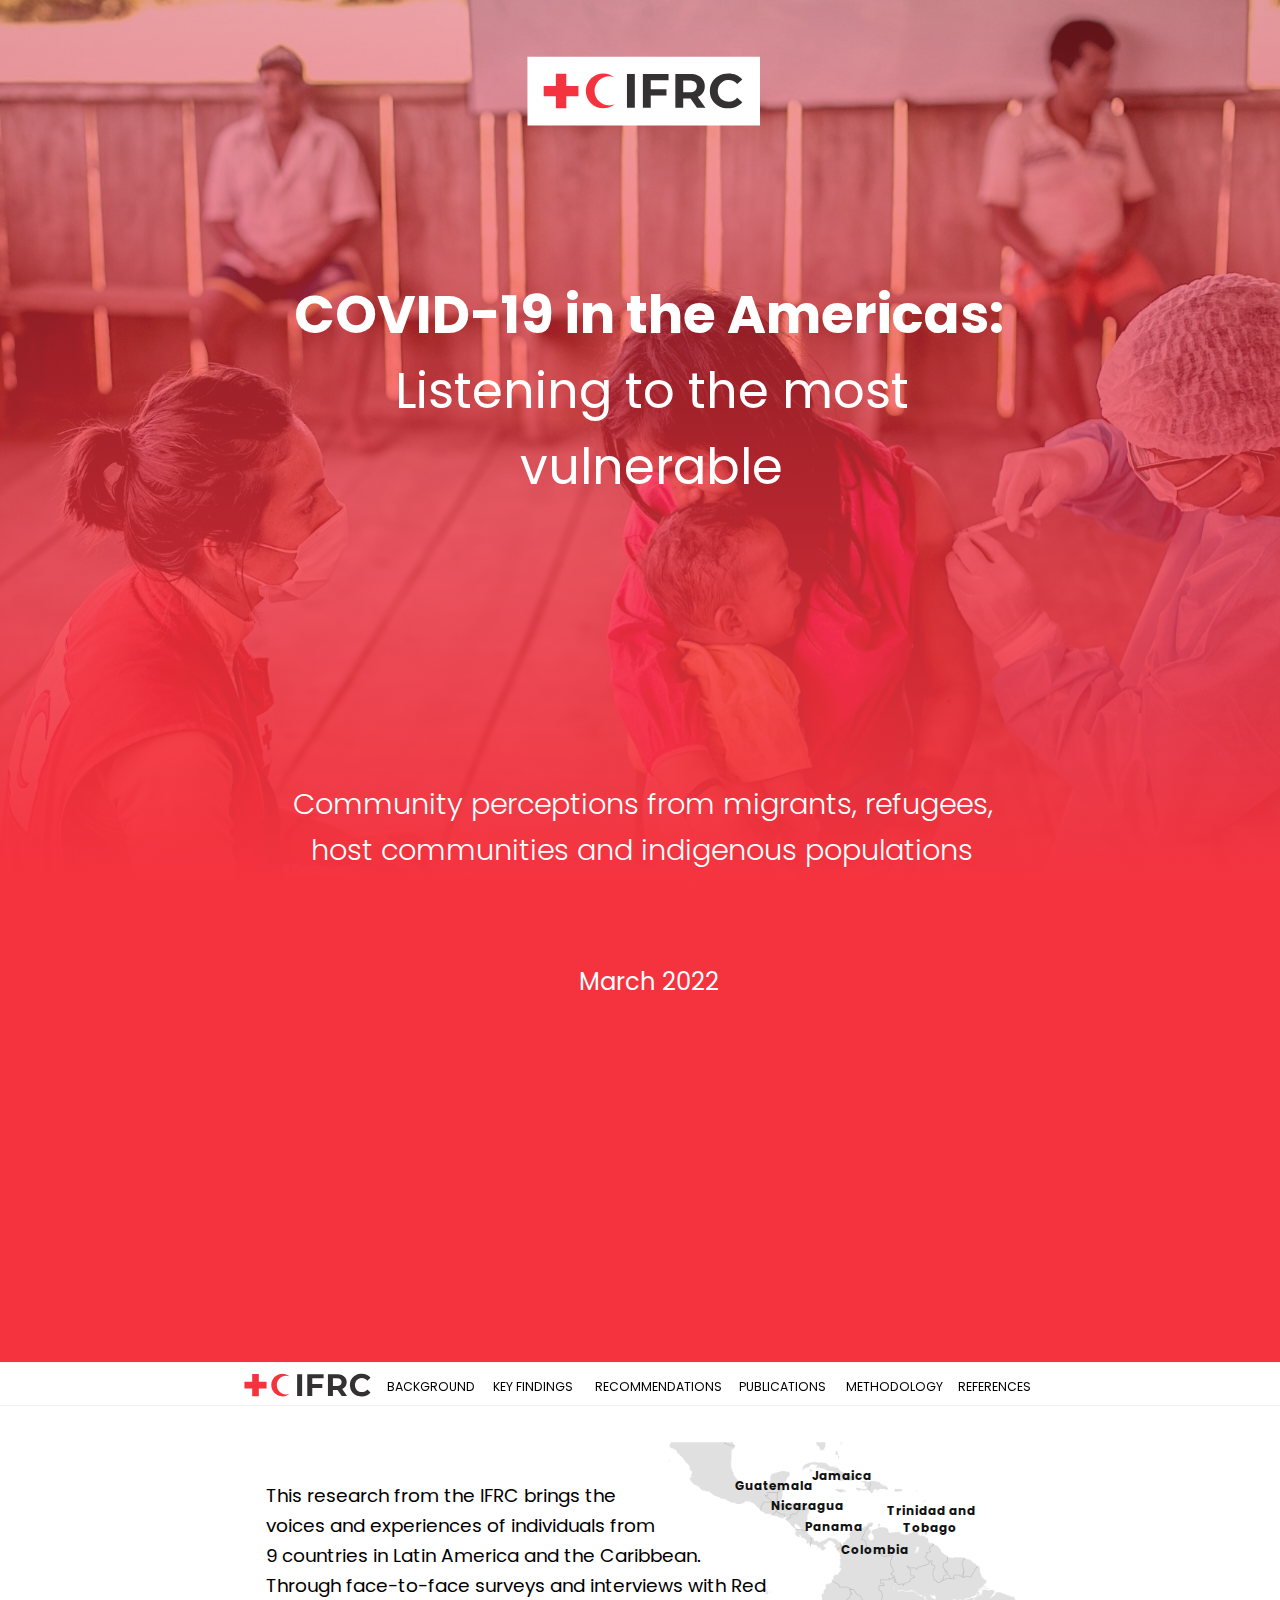
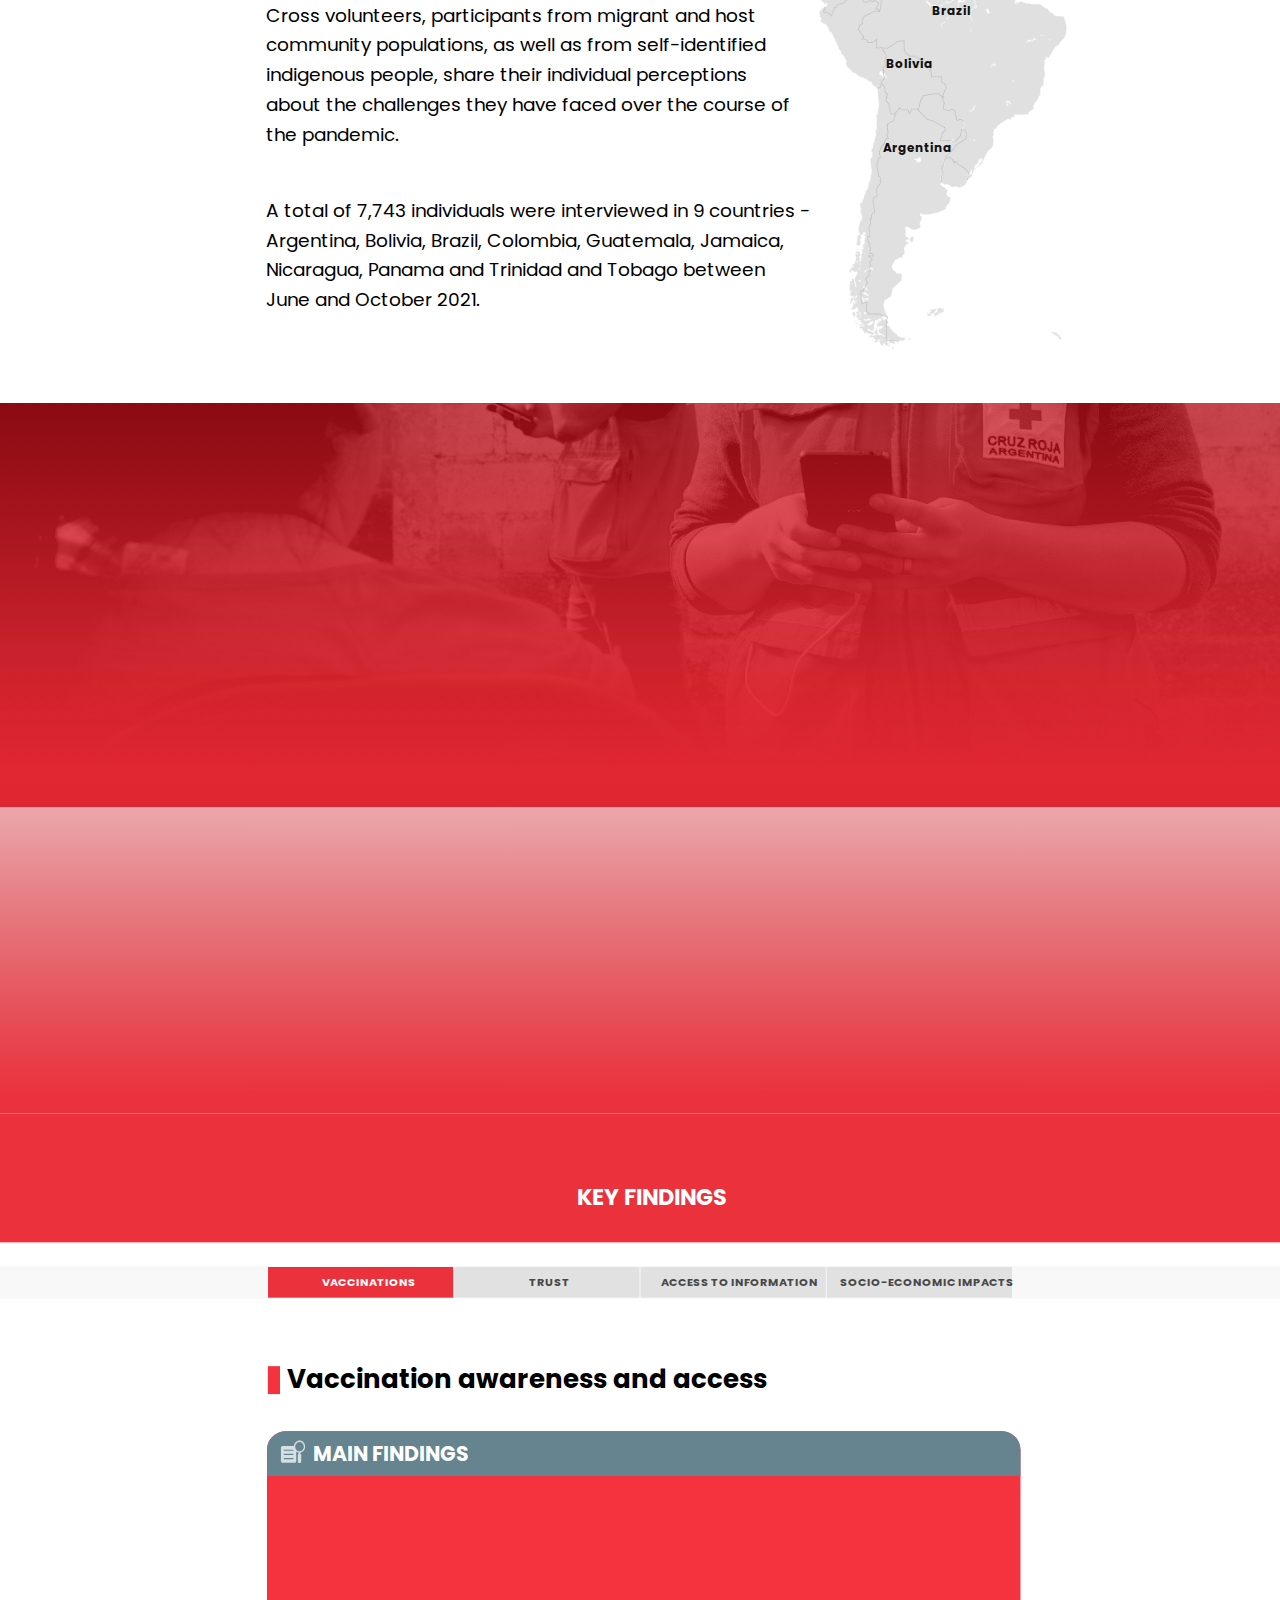
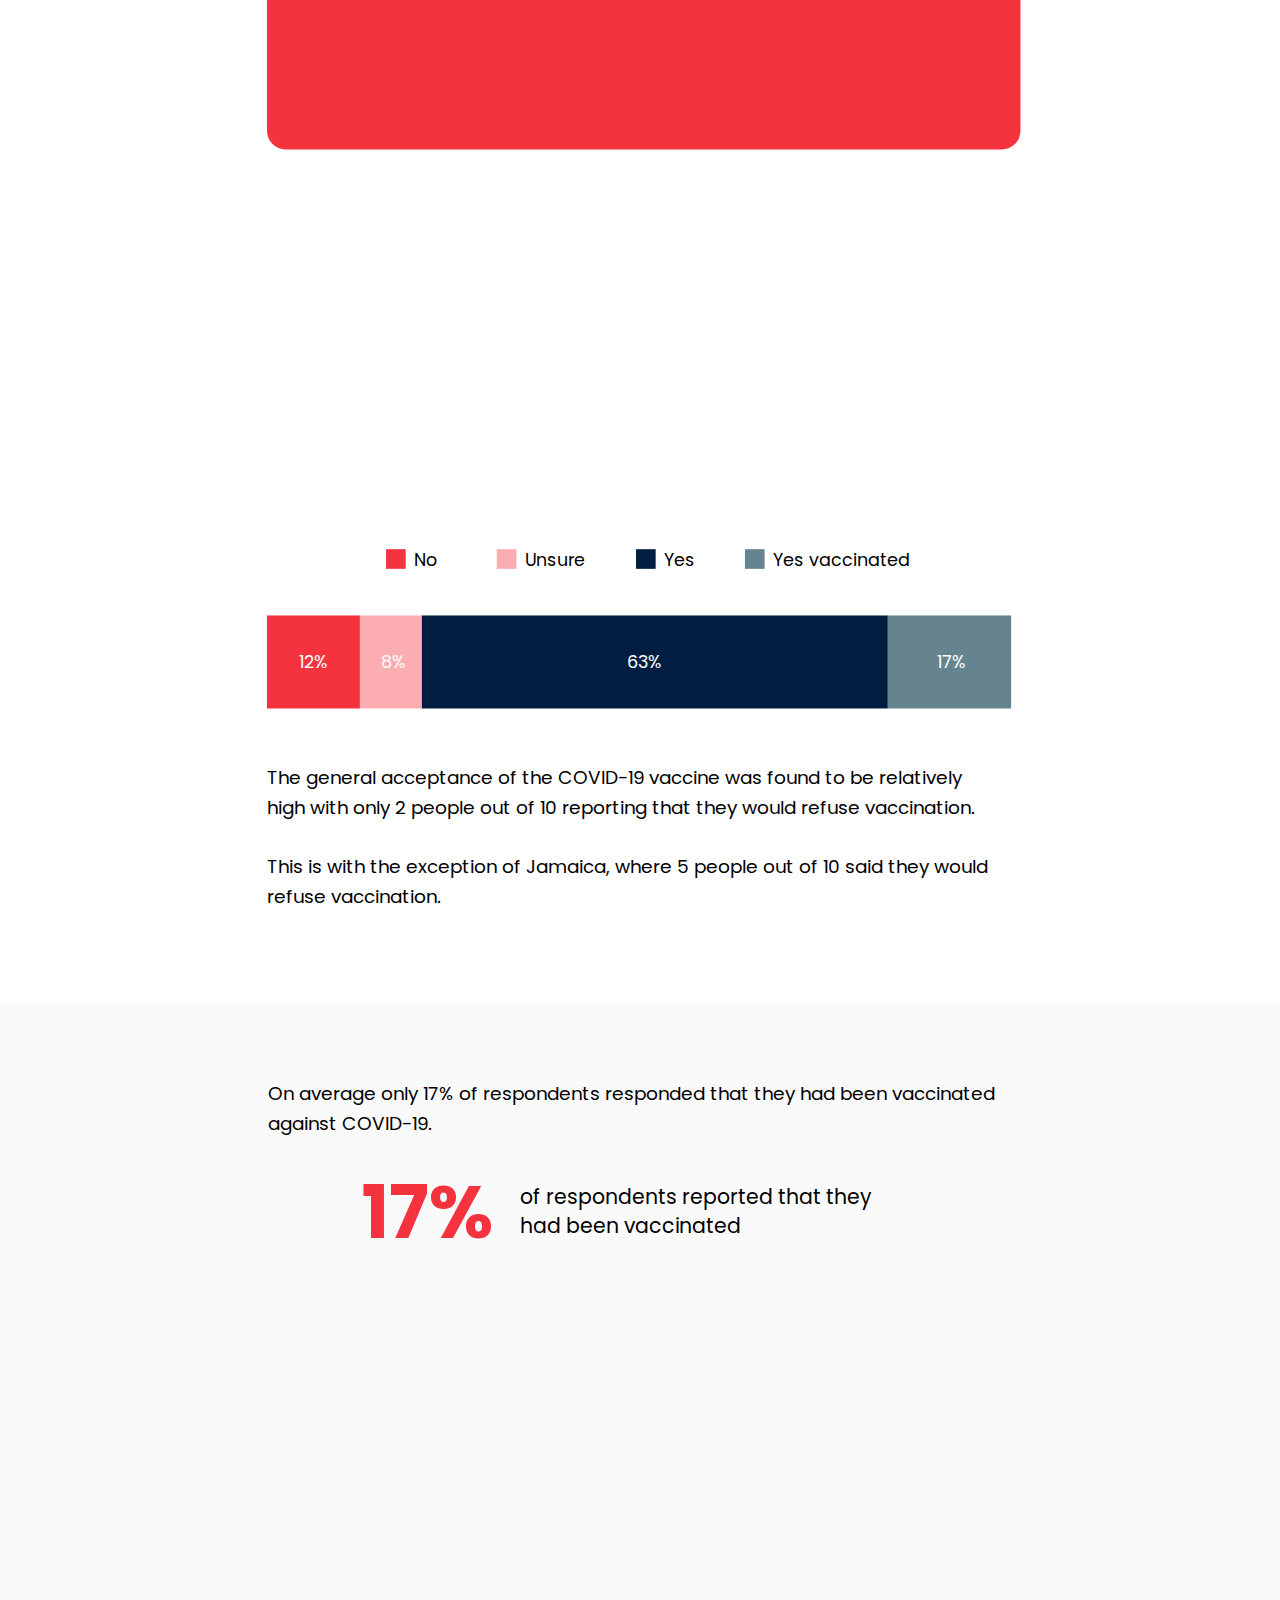
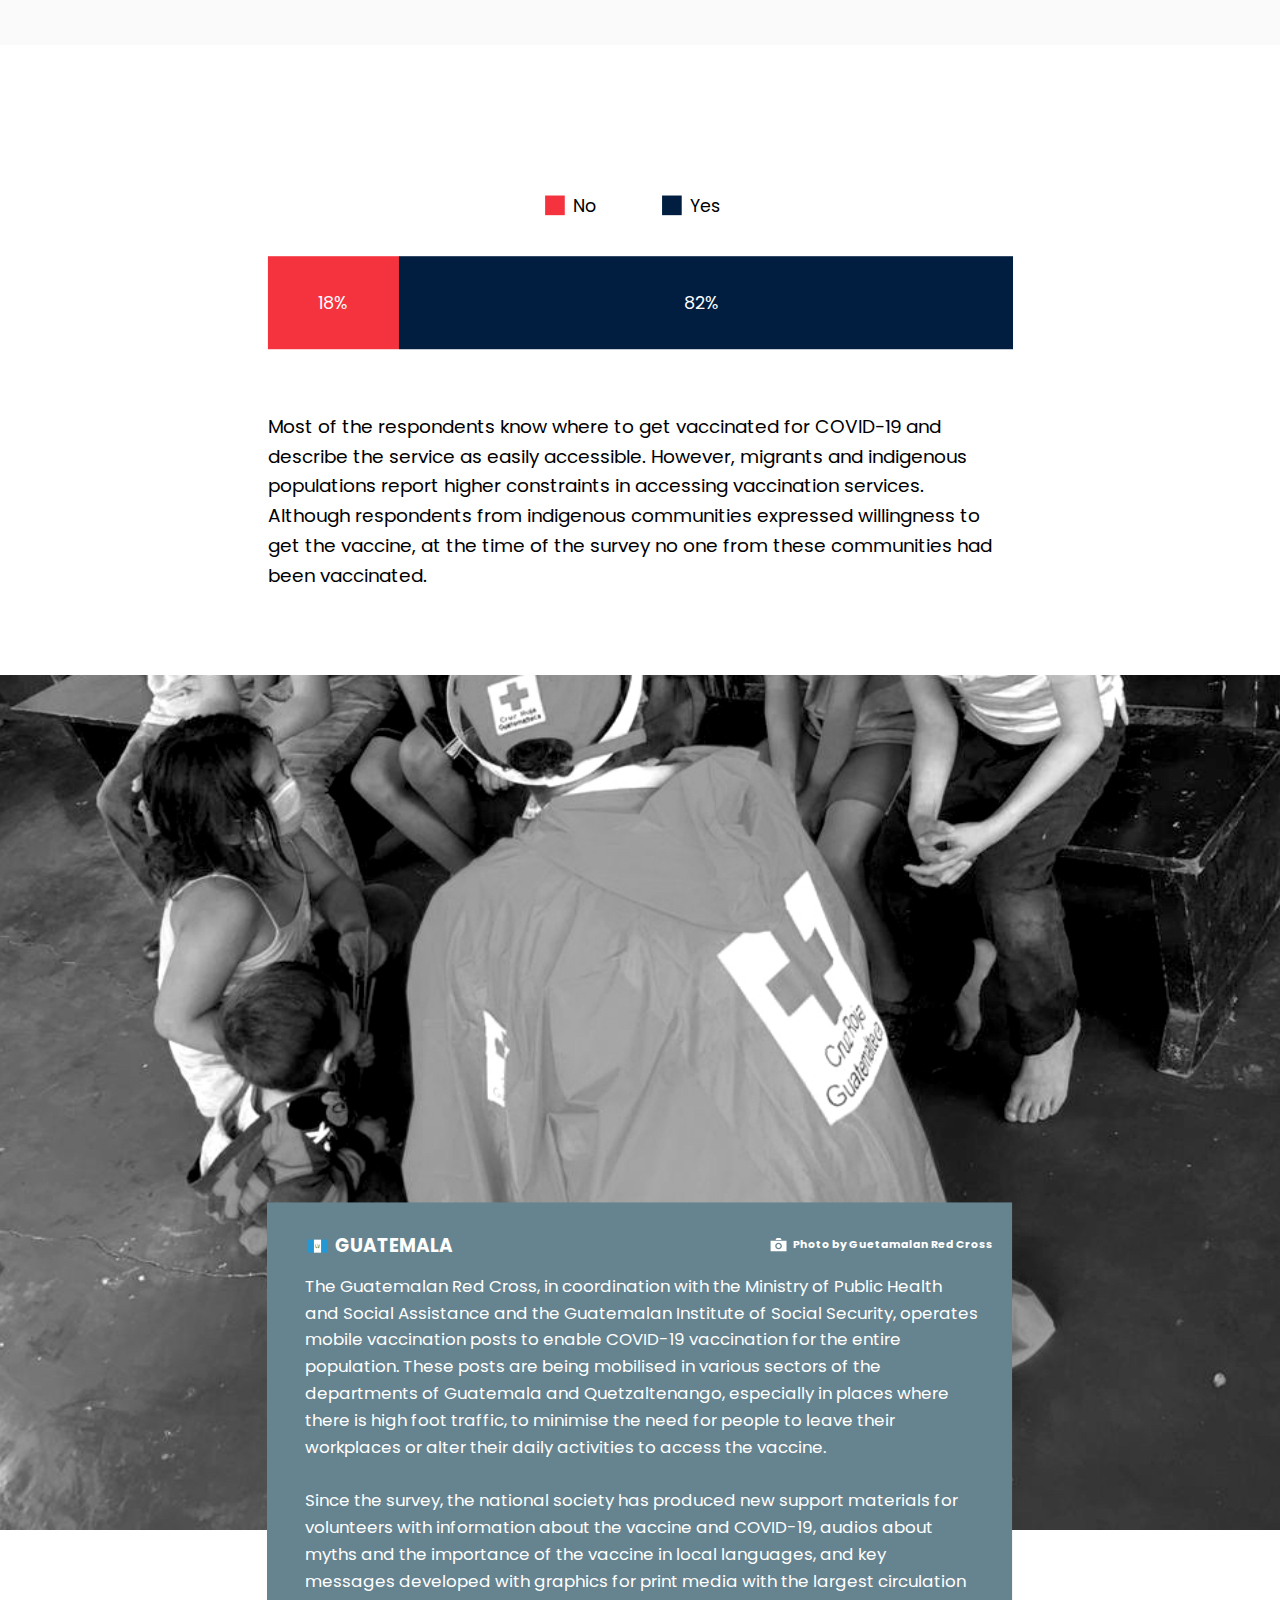
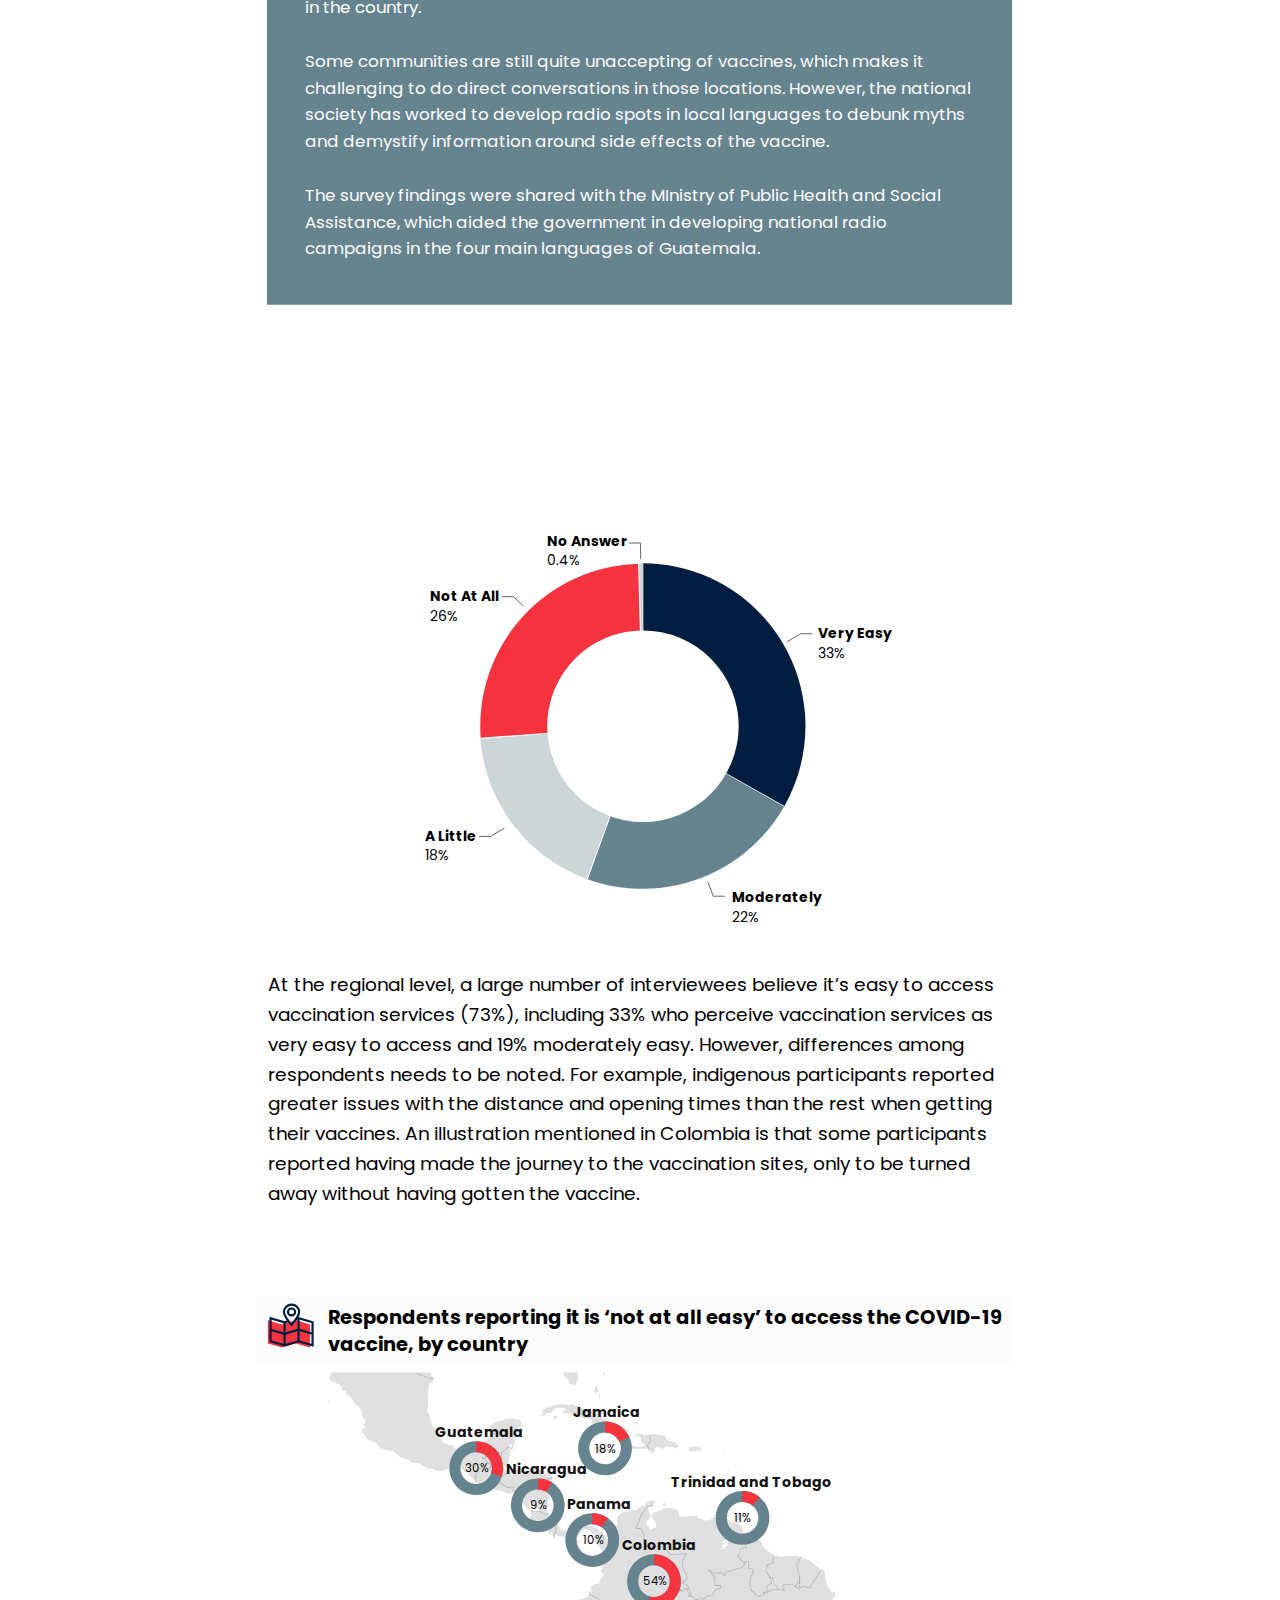
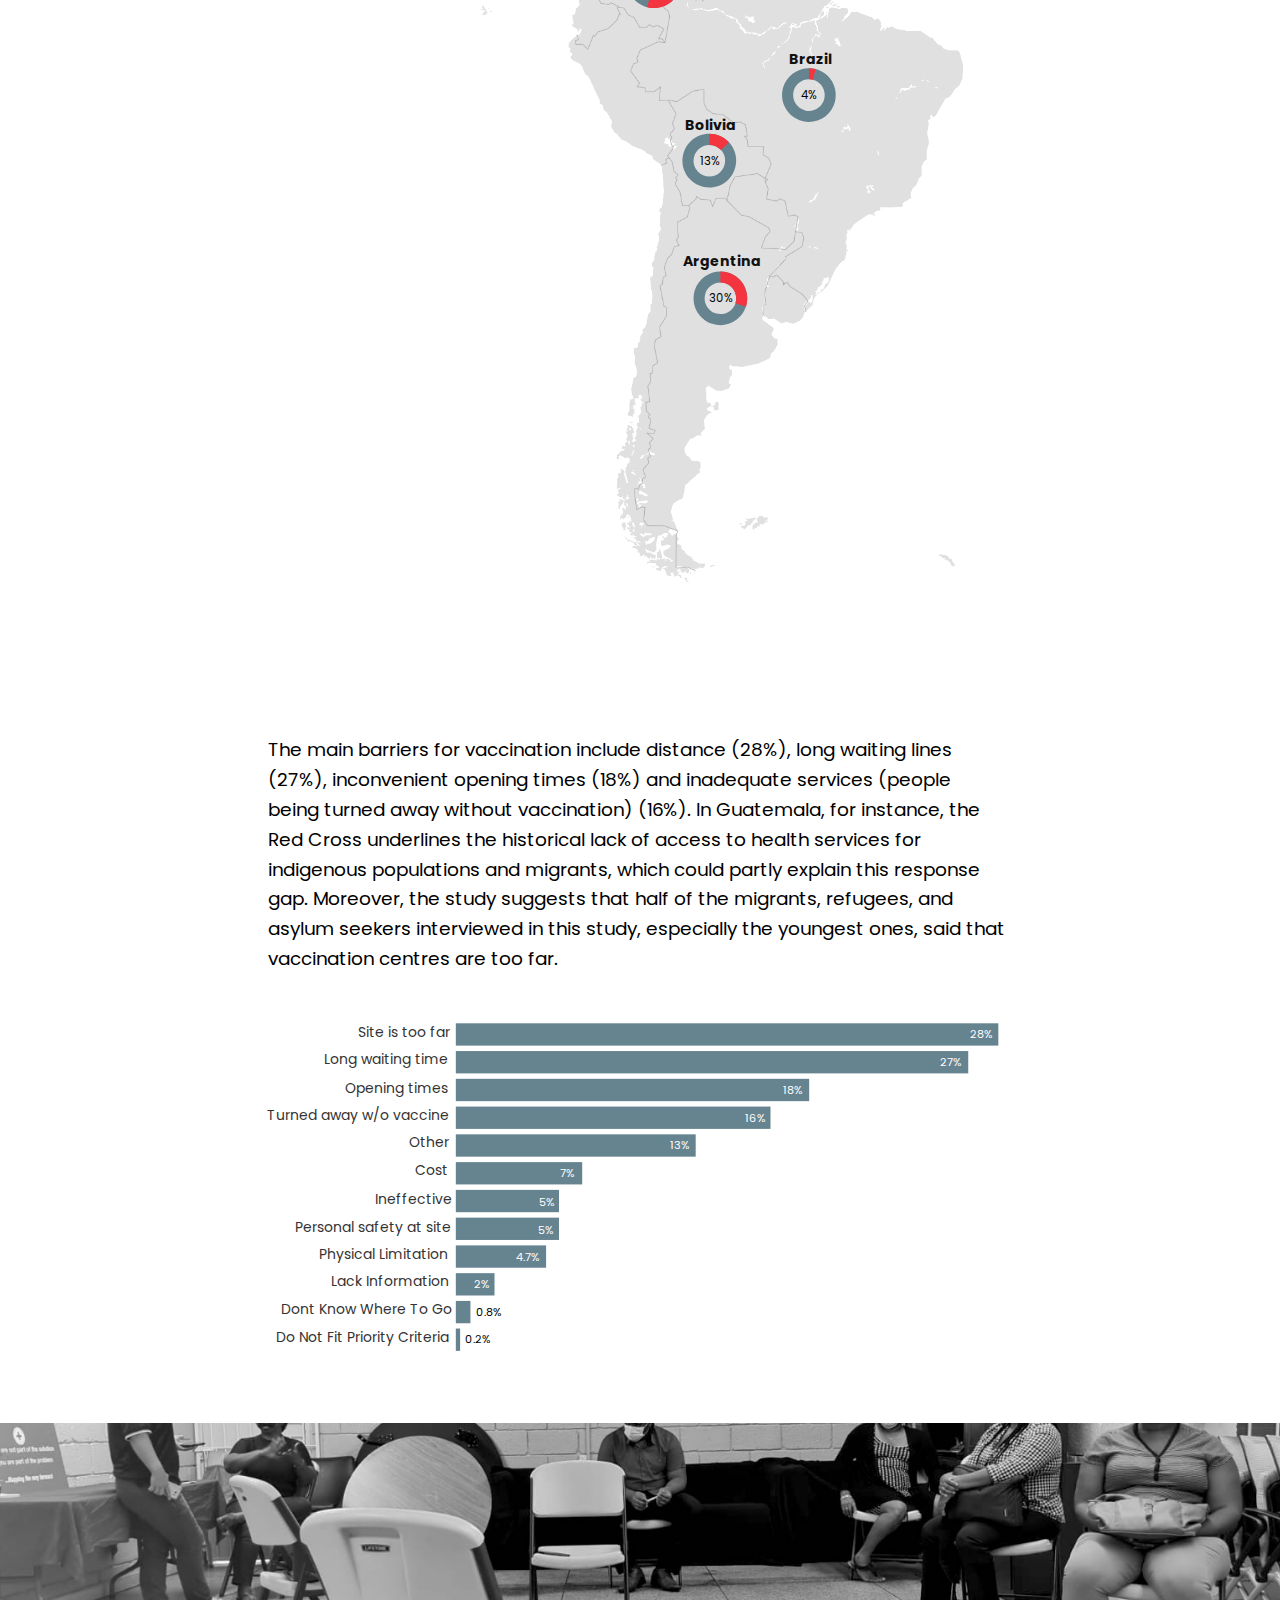
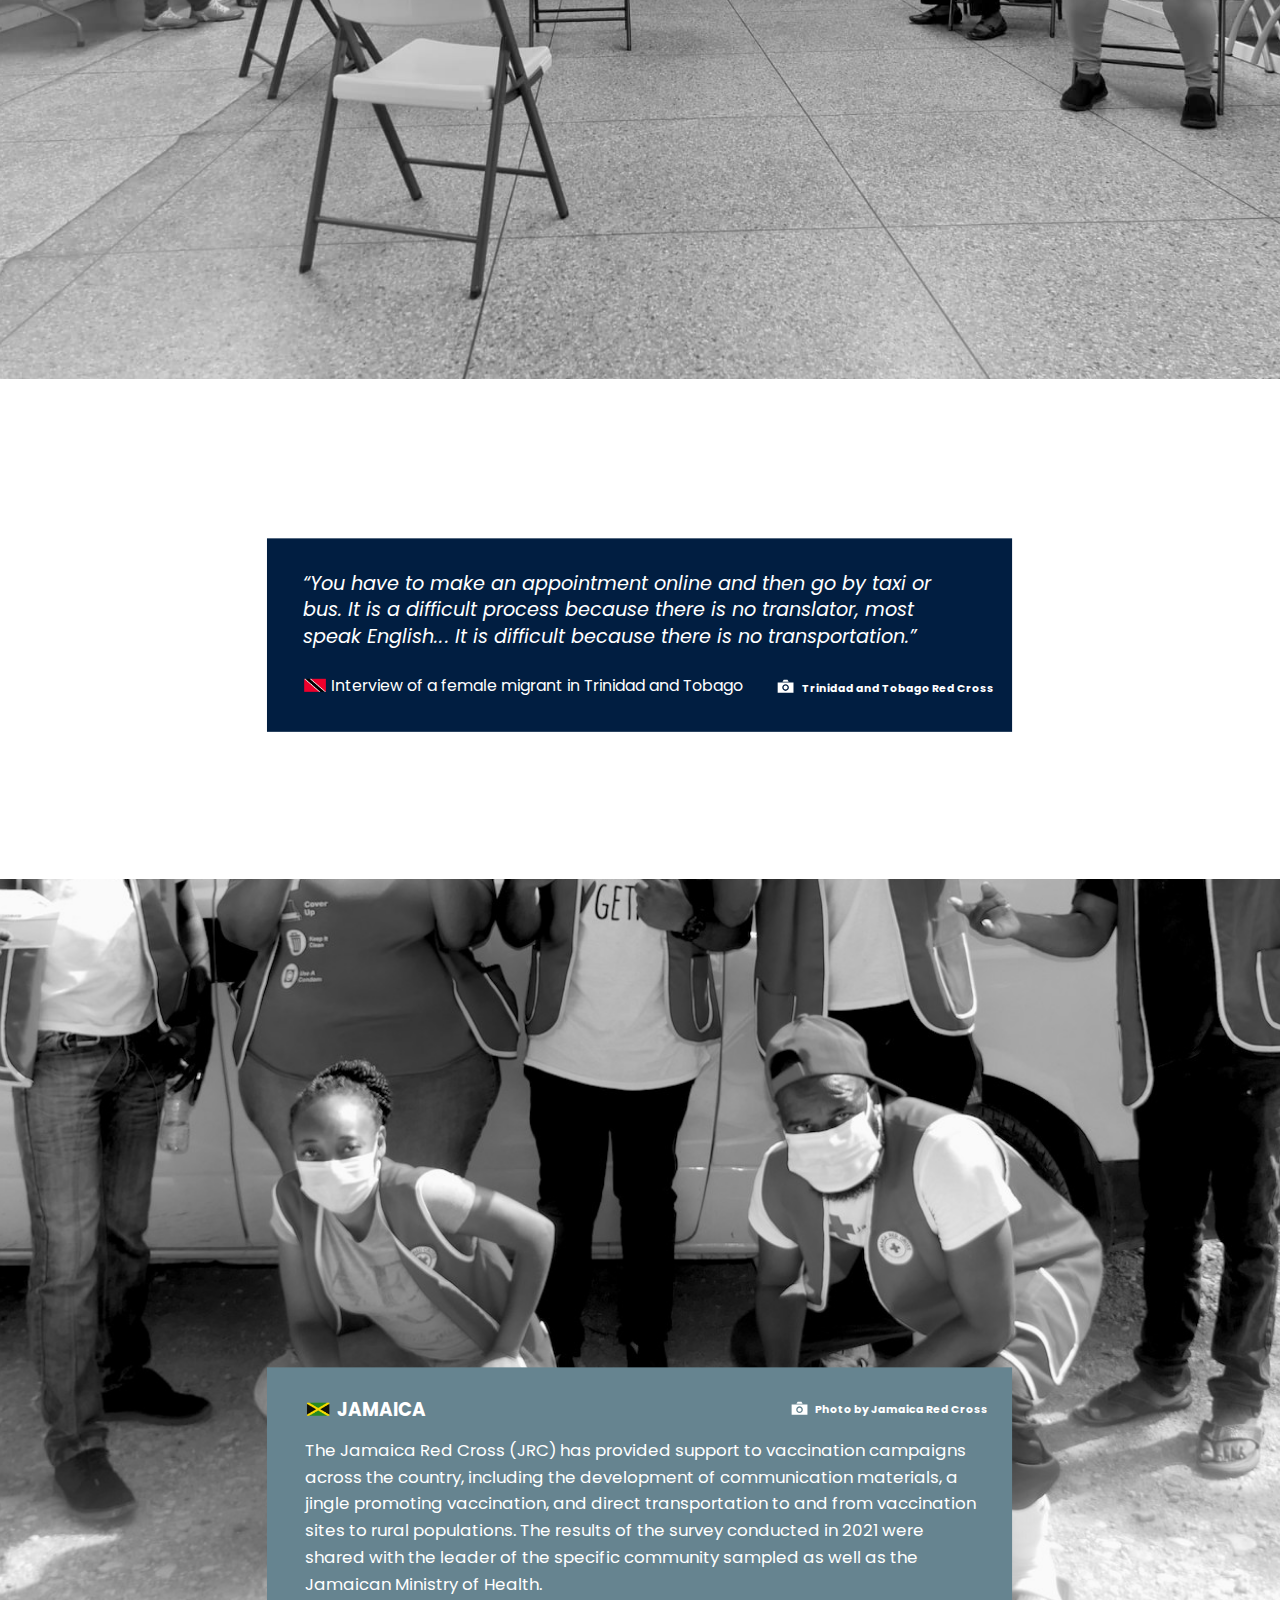
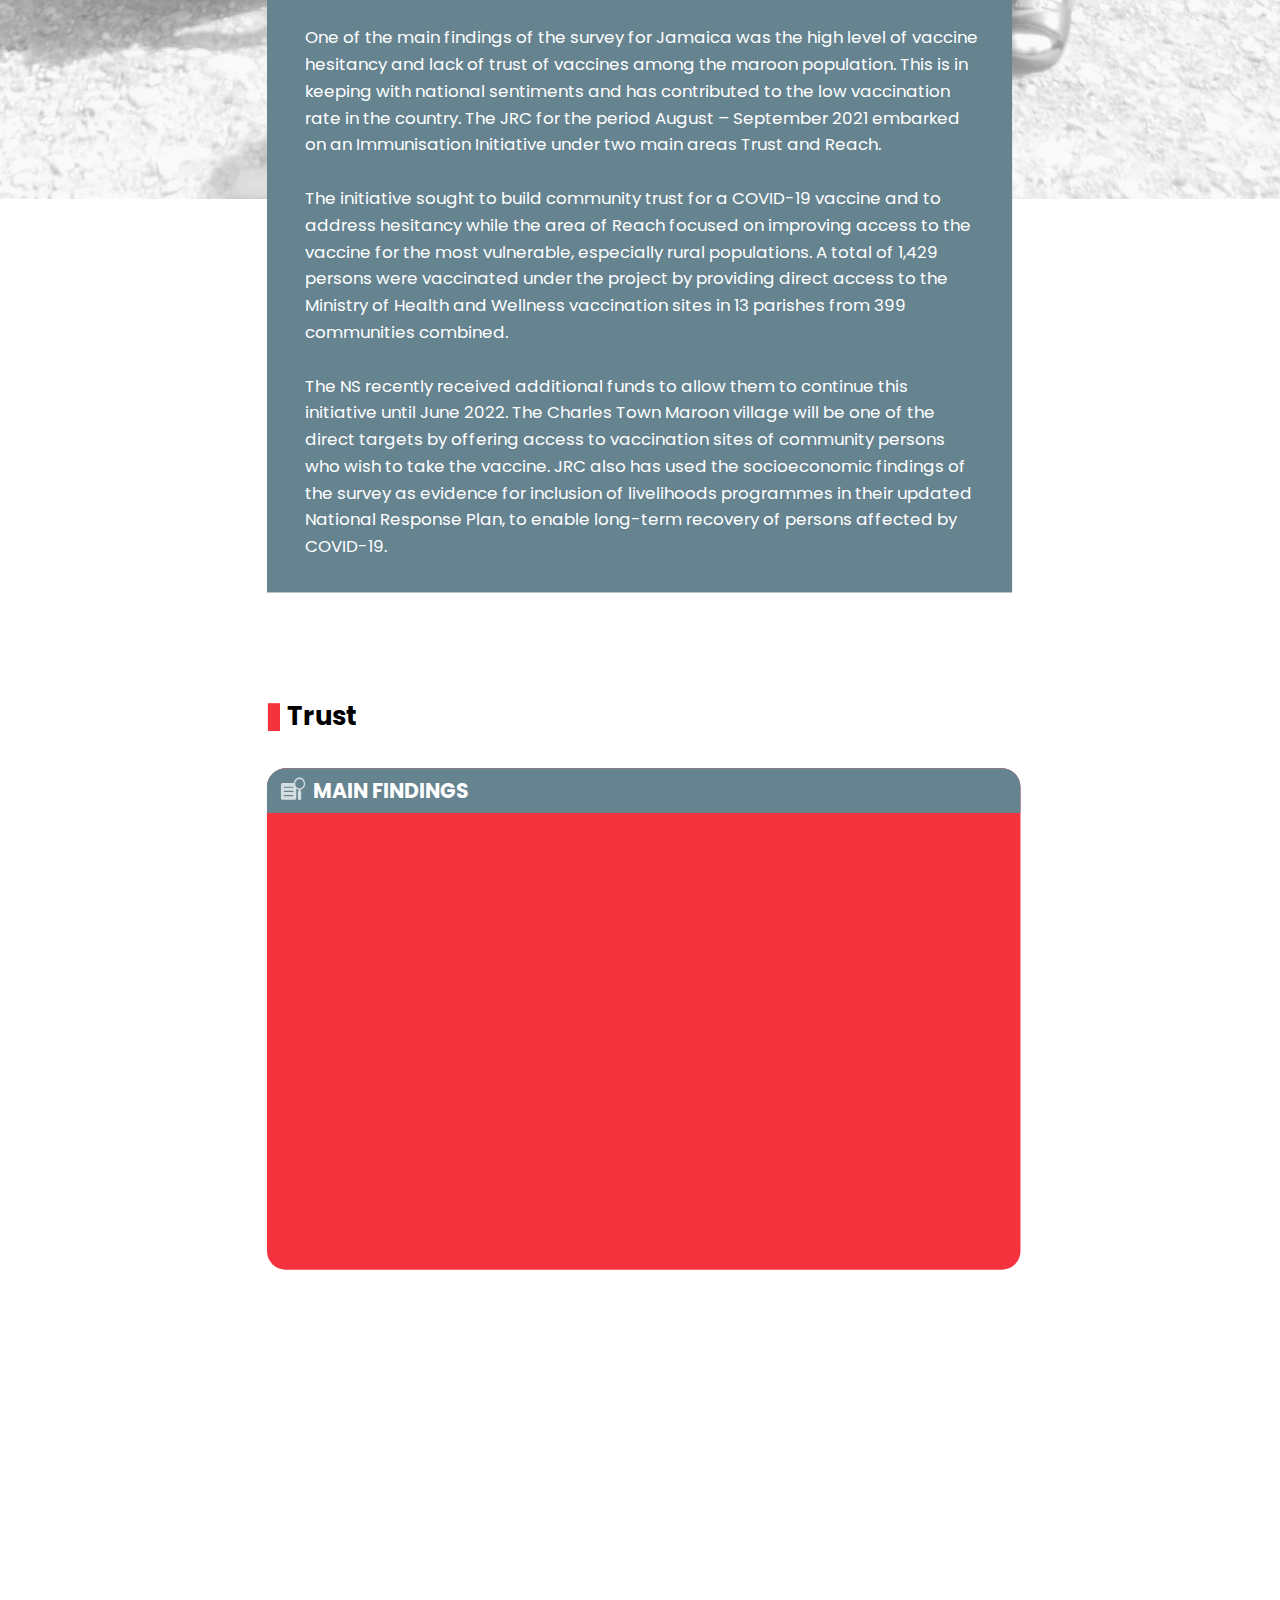
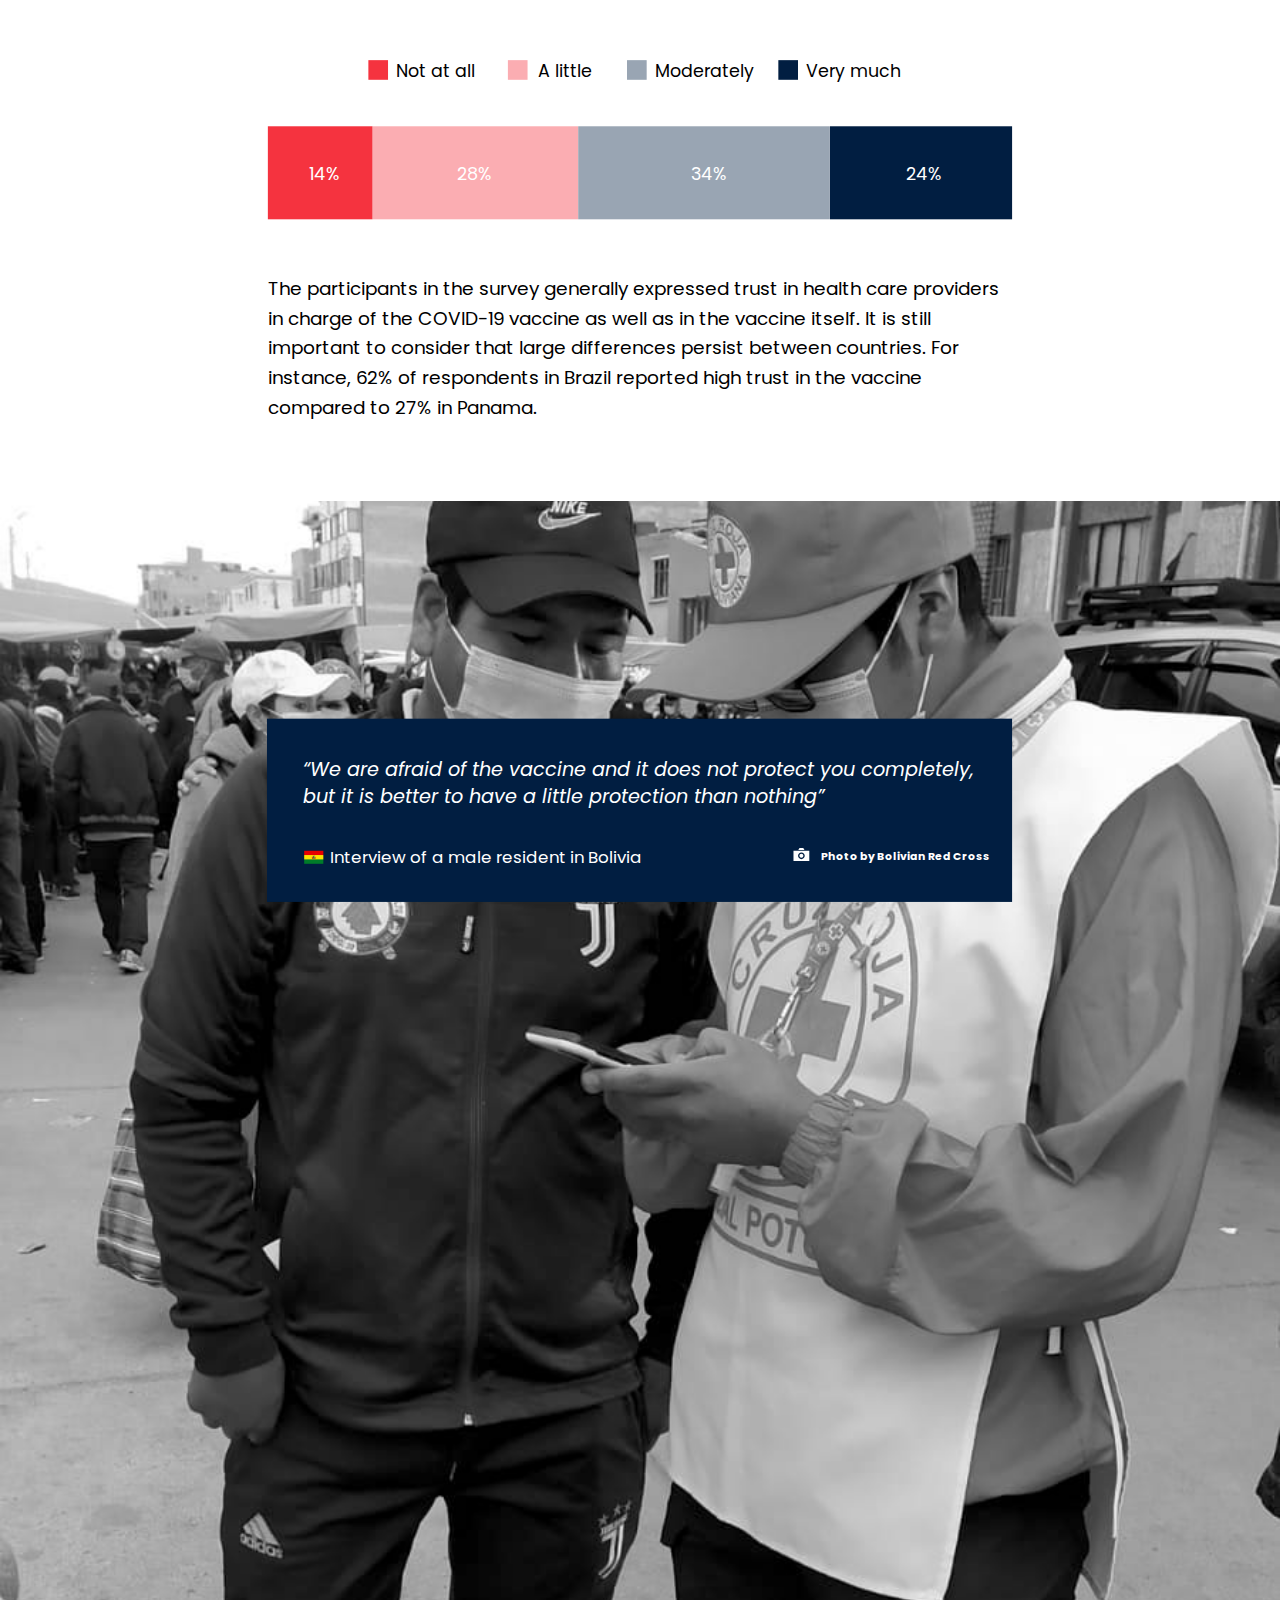
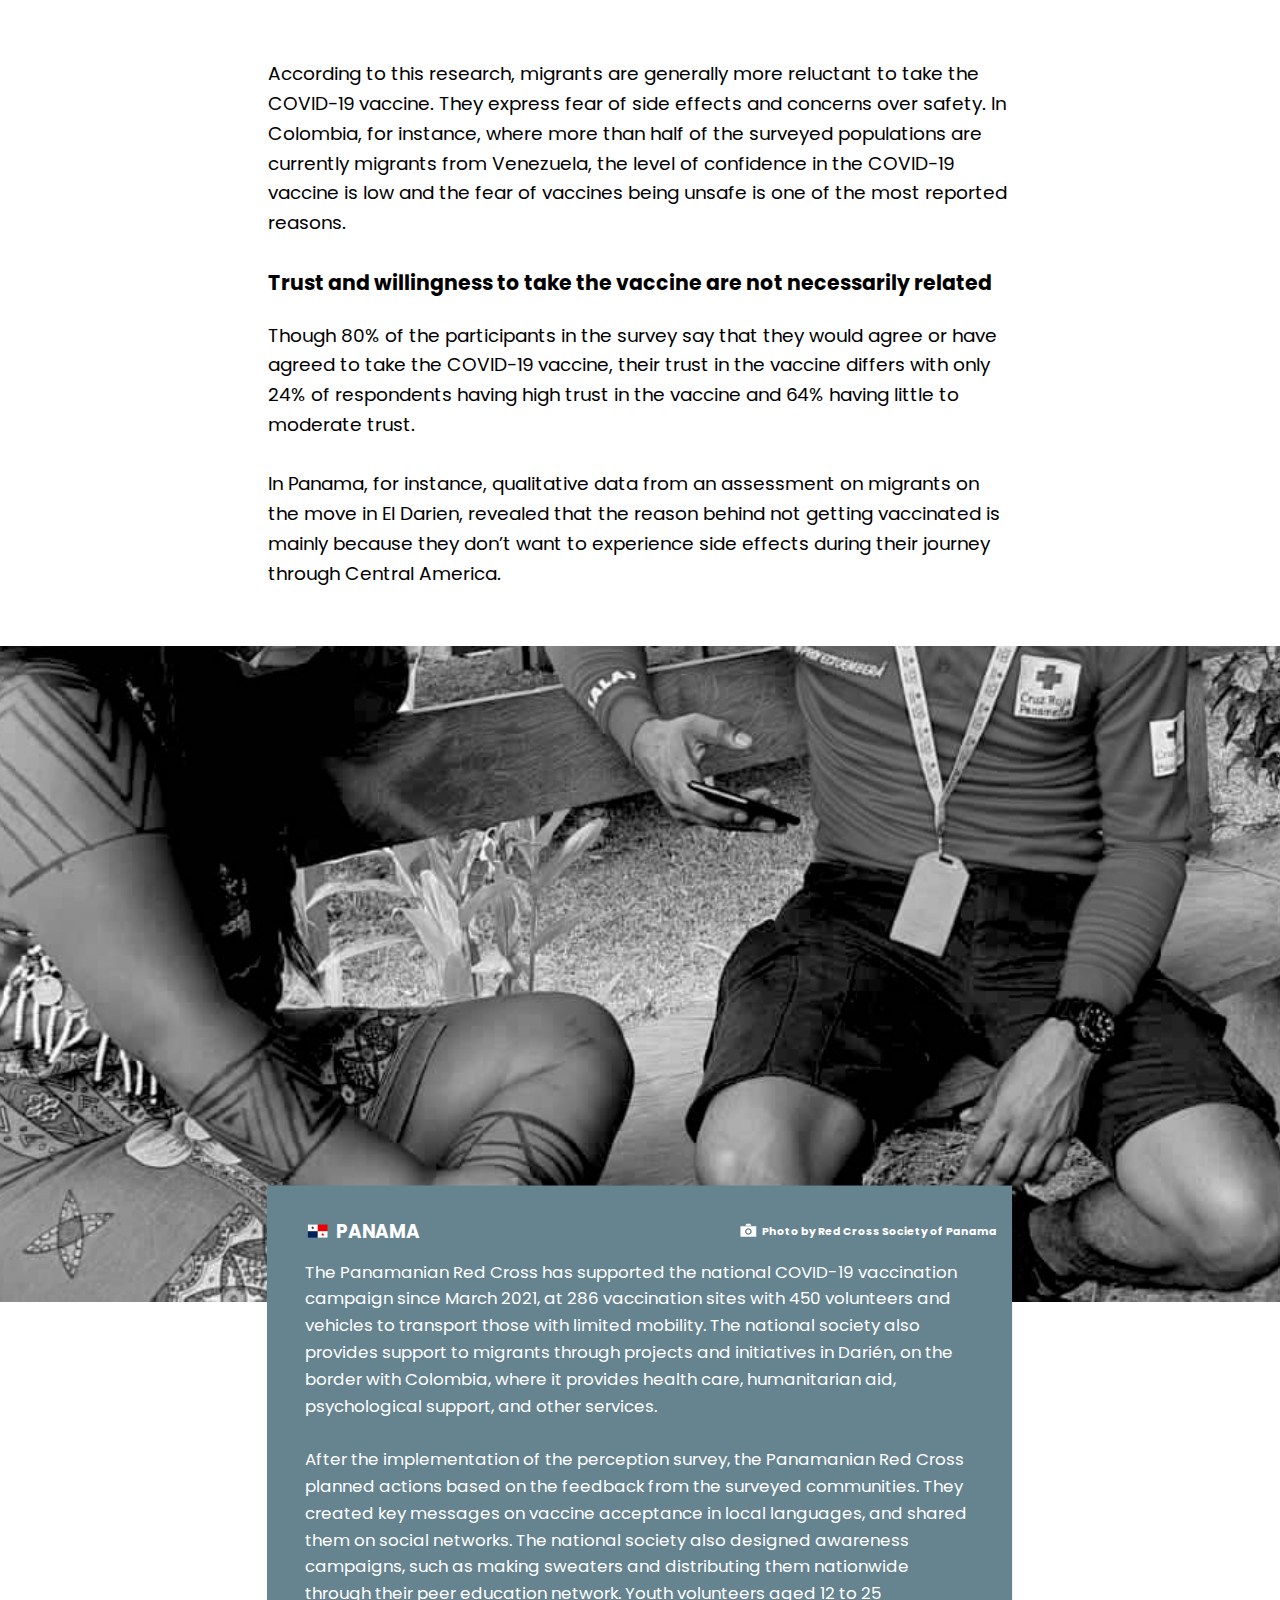
<file: index.html>
<!doctype html>

<html lang="en">
<head>
  <meta charset="utf-8">
  <meta name="viewport" content="width=device-width, initial-scale=1">
  
  <!-- cache -->
  <meta http-equiv="Cache-Control" content="no-cache, no-store, must-revalidate">
  <meta http-equiv="Pragma" content="no-cache">
  <meta http-equiv="Expires" content="0">
  
  <title>COVID-19 in the Americas: Listening to the most vulnerable</title>
  <meta name="description" content="Community perceptions from migrants, refugees, host communities and indigenous populations">
  <meta name="author" content="IFRC">
  
  <meta property="og:title" content="COVID-19 in the Americas: Listening to the most vulnerable">
  <meta property="og:type" content="website">
  <meta property="og:author" content="IFRC">
  <meta property="og:url" content="">
  <meta property="og:description" content="Community perceptions from migrants, refugees, host communities and indigenous populations">
  <meta property="og:image" content="apple-touch-icon.png">
  
  <link rel="icon" href="favicon.ico">
  <link rel="apple-touch-icon" href="apple-touch-icon.png">
  
  <link rel="preconnect" href="https://fonts.googleapis.com">
  <link rel="preconnect" href="https://fonts.gstatic.com" crossorigin>
  <link href="https://fonts.googleapis.com/css2?family=Poppins:ital,wght@0,100;0,300;0,400;0,500;0,600;0,700;1,400&display=swap" rel="stylesheet">
  
  <link rel="stylesheet" href="css/styles.css?v=91622">
  <link rel="stylesheet" href="css/media.css?v=91622">
  
  <script src="js/vendor/d3.v7.min.js"></script>
  <script src="js/vendor/jquery-3.6.0.min.js"></script>
  <script src="js/vendor/gsap.min.js"></script>
  <!-- <script src="js/vendor/ScrollToPlugin.min.js"></script> -->
  <script src="js/vendor/ScrollTrigger.min.js"></script>
  
</head>

<body>
  
  <div id="loading">
    <img src="images/loader1.gif"/>
  </div>
  
  <div id="home">
    <section>
      <div id="bg1" class="bg"></div>
      <object type="image/svg+xml" data="images/svg/svg01.svg?v=91622" class="svg"></object>
    </section>
  </div>
  
  <div id="nav" class="sticky">
    <object type="image/svg+xml" data="images/svg/svg_nav.svg?v=91622" class="svg"></object>
  </div>
  
  <div id="background">
    
    <div class="padding">
      <object type="image/svg+xml" data="images/svg/intro.svg?v=91622" class="svg"></object>
    </div>
    
    <!-- intro text -->
    <!-- <div class="paddingx">
      <object type="image/svg+xml" data="images/svg/svg05.svg?v=91622" class="svg"></object>
    </div> -->
    
    
  </div>
  
  
  <!-- key findings banner bg -->
  
  <div>
    
    <section>
      <div id="bg2" class="bg"></div>
      <object type="image/svg+xml" data="images/svg/key_findings_gradient.svg?v=91622" class="svg"></object>
    </section>
    
    <div id="keyfindings" class="paddingx">
      <object type="image/svg+xml" data="images/svg/key_findings_banner.svg?v=91622" class="svg"></object>
    </div>
    
    <div id='subnav' class="sticky2">
      <object type="image/svg+xml" data="images/svg/sticky2.svg?v=91622" class="svg"></object>
    </div>
    
    
    <div id="vaccines">
      <div class="padding">
        <object type="image/svg+xml" data="images/svg/svg11.svg?v=91622" class="svg"></object>
      </div>
      <div class="padding lightgrey">
        <object type="image/svg+xml" data="images/svg/svg12.svg?v=91622" class="svg"></object>
      </div>
      <!-- OWID -->
      <!-- <div class="padding">
        <object type="image/svg+xml" data="images/svg/svg13.svg?v=91622" class="svg"></object>
      </div> -->
      <!-- any kind of vaccine -->
      <!-- <div class="padding">
        <object type="image/svg+xml" data="images/svg/svg14.svg?v=91622" class="svg"></object>
      </div> -->
      <!-- map - any kind of vaccine -->
      <!-- <div class="padding">
        <object type="image/svg+xml" data="images/svg/svg15.svg?v=91622" class="svg"></object>
      </div> -->
      <!-- do you know where to go to get vaccinated -->
      <div class="padding">
        <object type="image/svg+xml" data="images/svg/svg16.svg?v=91622" class="svg"></object>
      </div>
      
      <section>
        <div id="bg3" class="bg"></div>
        <object type="image/svg+xml" data="images/svg/svg17.svg?v=91622" class="svg"></object>
      </section>
      
      <div class="padding-top">
        <object type="image/svg+xml" data="images/svg/svg18.svg?v=91622" class="svg"></object>
      </div>
      
      <div class="paddingx map">
        <object type="image/svg+xml" data="images/svg/svg19.svg?v=91622" class="svg"></object>
      </div>
      
      <div class="padding-bottom">
        <object type="image/svg+xml" data="images/svg/svg21.svg?v=91622" class="svg"></object>
      </div>
      
      <!-- trinidad and tobago migrant quote -->
      <div class="padding-section">
        <section>
          <div id="bg50" class="bg"></div>
          <object type="image/svg+xml" data="images/svg/svg22quote.svg?v=91622" class="svg"></object>
        </section>
      </div>
      
      <!-- jamaica case study -->
      <section>
        <div id="bg5" class="bg"></div>
        <object type="image/svg+xml" data="images/svg/svg22.svg?v=91622" class="svg"></object>
      </section>
      
    </div><!-- /#vaccines -->
    
    <div id="trust">
      <div class="padding-top">
        <object type="image/svg+xml" data="images/svg/svg23.svg?v=91622" class="svg"></object>
      </div>
      
      <!-- bolivia quote -->
      <section>
        <div id="bg6" class="bg"></div>
        <object type="image/svg+xml" data="images/svg/svg24quote.svg?v=91622" class="svg"></object>
      </section>
      
      <!-- large differences exist... -->
      <div class="padding-top">
        <object type="image/svg+xml" data="images/svg/svg25.svg?v=91622" class="svg"></object>
      </div>
      
      <!-- panama case study -->
      <section>
        <div id="bg4" class="bg"></div>
        <object type="image/svg+xml" data="images/svg/svg20.svg?v=91622" class="svg"></object>
      </section>
      
      <!-- map - no trust at all -->
      <div class="padding map">
        <object type="image/svg+xml" data="images/svg/svg26map.svg?v=91622" class="svg"></object>
      </div>
      
      <!-- bolivia case study -->
      <section>
        <div id="bg7" class="bg"></div>
        <object type="image/svg+xml" data="images/svg/svg27casestudy.svg?v=91622" class="svg"></object>
      </section>
      
      <!-- trust in healthcare providers bar chart -->
      <div class="padding-top">
        <object type="image/svg+xml" data="images/svg/svg28.svg?v=91622" class="svg"></object>
      </div>  
      
      <!-- map - high trust in healthcare providers -->
      <div class="padding-bottom map">
        <object type="image/svg+xml" data="images/svg/svg29map.svg?v=91622" class="svg"></object>
      </div>
      
      <!-- brazil case study -->
      <section>
        <div id="bg8" class="bg"></div>
        <object type="image/svg+xml" data="images/svg/svg30casestudy.svg?v=91622" class="svg"></object>
      </section>
      
      <!-- trust in decision-makers before/after -->
      <div class="padding-top">
        <object type="image/svg+xml" data="images/svg/svg31.svg?v=91622" class="svg"></object>
      </div>  
      
      <!-- trust in humanitarians before/after -->
      <div class="padding-bottom">
        <object type="image/svg+xml" data="images/svg/svg32.svg?v=91622" class="svg"></object>
      </div>  
      
      <!-- trinidad and tobago case study -->
      <section>
        <div id="bg9" class="bg"></div>
        <object type="image/svg+xml" data="images/svg/svg33casestudy.svg?v=91622" class="svg"></object>
      </section>
    </div>
    <!-- /#trust -->
    
    <div id="accesstoinformation">
      <!-- access to information -->
      <div class="padding-top">
        <object type="image/svg+xml" data="images/svg/svg34.svg?v=91622" class="svg"></object>
      </div>  
      
      <!-- argentina case study -->
      <section>
        <div id="bg10" class="bg"></div>
        <object type="image/svg+xml" data="images/svg/svg35casestudy.svg?v=91622" class="svg"></object>
      </section>
      
      <!-- type of information received -->
      <div class="padding-top">
        <object type="image/svg+xml" data="images/svg/svg36.svg?v=91622" class="svg"></object>
      </div>  
      
      <!-- trusted information sources -->
      <div class="padding-bottom">
        <object type="image/svg+xml" data="images/svg/svg37.svg?v=91622" class="svg"></object>
      </div>  
      
      <!-- nicaragua case study -->
      <section>
        <div id="bg11" class="bg"></div>
        <object type="image/svg+xml" data="images/svg/svg38casestudy.svg?v=91622" class="svg"></object>
      </section>
    </div>
    <!-- /#accesstoinformation -->
    
    <div id="socioeconomicimpacts">
      <!-- SOCIO-ECONOMIC IMPACTS -->
      <div class="padding">
        <object type="image/svg+xml" data="images/svg/svg39.svg?v=91622" class="svg"></object>
      </div>  
      
      <!-- argentina migrant quote -->
      <div class="padding-section">
        <section>
          <div id="bg12" class="bg"></div>
          <object type="image/svg+xml" data="images/svg/svg40quote.svg?v=91622" class="svg"></object>
        </section>
      </div>
      
      <!-- trinidad and tobago migrant quote -->
      <section>
        <div id="bg13" class="bg"></div>
        <object type="image/svg+xml" data="images/svg/svg41quote.svg?v=91622" class="svg"></object>
      </section>
      
      <!-- economic situation before -->
      <div class="padding-top">
        <object type="image/svg+xml" data="images/svg/svg42.svg?v=91622" class="svg"></object>
      </div>  
      
      <!-- economic situation change -->
      <div class="paddingx">
        <object type="image/svg+xml" data="images/svg/svg43.svg?v=91622" class="svg"></object>
      </div>  
      
      <!-- map - significant economic change -->
      <div class="paddingx map">
        <object type="image/svg+xml" data="images/svg/svg44map.svg?v=91622" class="svg"></object>
      </div>
      
      <!-- indigenous economic impacts -->
      <div class="padding-bottom">
        <object type="image/svg+xml" data="images/svg/svg45.svg?v=91622" class="svg"></object>
      </div>  
      
    </div>
    <!-- /#socioeconomicimpacts -->
    <div id="end-key-findings"></div>
    
  </div><!-- /#keyfindings -->
  
  <div id="recommendations">
    <!-- RECOMMENDATIONS banner -->
    <div id="recommendations" class="paddingx">
      <object type="image/svg+xml" data="images/svg/svg80.svg?v=91622" class="svg"></object>
    </div>  
    
    <div class="paddingx">
      <object type="image/svg+xml" data="images/svg/svg200.svg?v=91622" class="svg"></object>
    </div>  
    <div class="paddingx">
      <object type="image/svg+xml" data="images/svg/svg201.svg?v=91622" class="svg"></object>
    </div>  
    <div class="paddingx">
      <object type="image/svg+xml" data="images/svg/svg202.svg?v=91622" class="svg"></object>
    </div>  
    <div class="paddingx">
      <object type="image/svg+xml" data="images/svg/svg203.svg?v=91622" class="svg"></object>
    </div>  
    <div class="paddingx">
      <object type="image/svg+xml" data="images/svg/svg204.svg?v=91622" class="svg"></object>
    </div>  
    <div class="paddingx">
      <object type="image/svg+xml" data="images/svg/svg205.svg?v=91622" class="svg"></object>
    </div>  
    <div class="paddingx">
      <object type="image/svg+xml" data="images/svg/svg206.svg?v=91622" class="svg"></object>
    </div>  
    <div class="paddingx">
      <object type="image/svg+xml" data="images/svg/svg207.svg?v=91622" class="svg"></object>
    </div>  
    <div class="paddingx">
      <object type="image/svg+xml" data="images/svg/svg208.svg?v=91622" class="svg"></object>
    </div>  
    <div class="paddingx">
      <object type="image/svg+xml" data="images/svg/svg209.svg?v=91622" class="svg"></object>
    </div>  
    <div class="paddingx">
      <object type="image/svg+xml" data="images/svg/svg210.svg?v=91622" class="svg"></object>
    </div>  
    <div class="paddingx">
      <object type="image/svg+xml" data="images/svg/svg211.svg?v=91622" class="svg"></object>
    </div>  
    <div class="paddingx">
      <object type="image/svg+xml" data="images/svg/svg212.svg?v=91622" class="svg"></object>
    </div>  
    <div class="paddingx">
      <object type="image/svg+xml" data="images/svg/svg213.svg?v=91622" class="svg"></object>
    </div>  
    <div class="paddingx">
      <object type="image/svg+xml" data="images/svg/svg214.svg?v=91622" class="svg"></object>
    </div>  
  </div><!-- /#recommendations -->
  
  
  <div id="publications">
    <!-- PUBLICATIONS banner -->
    <div class="paddingx">
      <object type="image/svg+xml" data="images/svg/svg_publications.svg?v=91622" class="svg"></object>
    </div>    
  </div>
  
  
  <div id="methodology">
    <!-- METHODOLOGY banner -->
    <div class="paddingx">
      <object type="image/svg+xml" data="images/svg/svg60.svg?v=91622" class="svg"></object>
    </div>  
    
    <!-- background banner -->
    <!-- <div class="padding">
      <object type="image/svg+xml" data="images/svg/svg03.svg?v=91622" class="svg"></object>
    </div> -->
    
    <!-- background map -->
    <div id="background_map" class="paddingx">
      <object type="image/svg+xml" data="images/svg/svg05map.svg?v=91622" class="svg"></object>
    </div>
    
    <!-- demography of participants -->
    <div class="paddingx lightgrey">
      <object type="image/svg+xml" data="images/svg/svg06.svg?v=91622" class="svg"></object>
    </div>
    <div class="padding">
      <object type="image/svg+xml" data="images/svg/svg07.svg?v=91622" class="svg"></object>
    </div>
    <!-- residence status -->
    <div class="padding lightblue">
      <object type="image/svg+xml" data="images/svg/svg08.svg?v=91622" class="svg"></object>
    </div>
    <div class="padding">
      <object type="image/svg+xml" data="images/svg/svg09.svg?v=91622" class="svg"></object>
    </div>
  </div>
  <!-- /#methodology -->
  
  
  <div id="references">
    <!-- ACKNOWLEDGEMENTS & REFERENCES banner -->
    <div class="paddingx">
      <object type="image/svg+xml" data="images/svg/svg100.svg?v=91622" class="svg"></object>
    </div>  
    
    <div id="references_body">
      <div id="references_content">
        
        <H2>ACKNOWLEDGEMENTS</H2>
        
        <p>Many of the authors, contributors and supporters of this research were themselves working in the midst of various challenges, including the COVID-19 pandemic. Country teams had to adapt their surveys and ways of working in order to follow sanitary measures and restrictions. The International Federation of the Red Cross and Red Crescent Societies (IFRC) would like to thank the National Societies, volunteers, host communities, migrants, refugees and indigenous groups that offered their time and effort to make this research a success.</p>
        
        <ul>
          <li>This consolidated report was coordinated and authored by Okular-Analytics based on country level research from nine National Red Cross and Red Crescent Societies (RCRC).</li>
          <li>This regional research was designed, led and coordinated by Rachel Yales and Mónica Posada (IFRC, Geneva) with the invaluable support from Caroline Austin.</li>
          <li>Special thanks to Diana Medina and Carla Guananga (IFRC, Americas Regional Office) for all the regional coordination and technical support.</li>
          <li>Power BI Dashboard: Special thanks to Fernando Suarez Jimenez and Heleen Elenbaas from 510 for their invaluable support in processing the data and designing the survey dashboard.</li>
        </ul>
        
        <h4>Main contributors and national research teams:</h4>
        <ul>
          <li><b>Argentina:</b> Argentina Red Cross Humanitarian Observatory and Argentina Red Cross volunteers</li>
          <li><b>Bolivia:</b> Country report written by the Bolivian Red Cross.</li>
          <li><b>Brazil:</b> Country report written by Luana Galdino and Rozana Ribeiro from the Brazilian Red Cross, with contributions from Observatorio Humanitario.</li>
          <li><b>Colombia:</b> Colombia Red Cross</li>
          <li><b>Guatemala:</b> Guatemalan Red Cross volunteers</li>
          <li><b>Jamaica:</b> The Jamaica Red Cross Volunteers with a special  mention to Theo Gordon, Karl Wiggan and Shanrick Thomas without whom the survey would have not been a success.</li>
          <li><b>Nicaragua:</b> Country report written by the Nicaraguan Red Cross.</li>
          <li><b>Panama:</b> Panama Red Cross Volunteers</li>
          <li><b>Trinidad and Tobago:</b> TTRC Volunteers and TTRC staff Rayanthony Warner, Carysse Baird , Julio Pereira. With special thanks to Dr. Asha Kambon who provided invaluable guidance throughout the process.</li>
        </ul>
        
        <b>Storymap design and development:</b> Matthew Lukin Smawfield from <a target="_blank" href="http://datafriendlyspace.org">Data Friendly Space</a></br>
        <br/>
        <b>Report layout and design:</b> Hadley Kincade, Minna Sell and René Berzia<br/>
        
        
        
        <hr/>
        
        
        <h2>REFERENCES</h2>
        <h3> Reports, articles and press releases:</h3>
        <p>DW. 2021, Hope for Carnival comeback amid Brazil's COVID-19 success. Online, 3p. <a target="_blank" href="https://www.dw.com/en/hope-for-carnival-comeback-amid-brazils-covid-19-success/a-59972382">Hope for Carnival comeback amid Brazil's COVID-19 success | Latin America | DW | 29.11.2021</a></p>
        <p>IFRC. 2021,&nbsp;Drowning just below the surface: The socioeconomic consequences of the COVID-19 pandemic. Switzerland, 56p. <a target="_blank" href="https://www.ifrc.org/document/drowning-just-below-surface-socioeconomic-consequences-covid-19-pandemic">https://www.ifrc.org/document/drowning-just-below-surface-socioeconomic-consequences-covid-19-pandemic</a>&nbsp;</p>
        <p>IFRC. 2021,&nbsp;Locked down and left out? Why access to basic services for migrants is critical to our COVID-19 response and recovery. Melbourne, 50p. <a target="_blank" href="https://reliefweb.int/sites/reliefweb.int/files/resources/EN-RCRC-Global-Migration-Lab-Locked-down-left-out-COVID19.pdf">EN-RCRC-Global-Migration-Lab-Locked-down-left-out-COVID19.pdf (reliefweb.int)</a></p>
        <p>IFRC. 2021, Sight Unseen: A vision for effective access to COVID-19 vaccines for migrants. Melbourne, 24p. <a target="_blank" href="https://www.ifrc.org/sites/default/files/2021-08/RCRC-GML-Sight-Unseen-COVID19-Vaccines-FINAL.pdf">RCRC-GML-Sight-Unseen-COVID19-Vaccines-FINAL.pdf (ifrc.org)</a></p>
        <p>Moore D. and all. 2021, Low COVID-19 vaccine hesitancy in Brazil. Rio de Janeiro: Vaccine, 7p. <a target="_blank" href="https://www.sciencedirect.com/sdfe/reader/pii/S0264410X21011920/pdf">https://www.sciencedirect.com/sdfe/reader/pii/S0264410X21011920/pdf</a>&nbsp;</p>
        <p>OECD. 2018, Brazil Policy Brief. Public governance. Online, 2p. <a target="_blank" href="https://www.oecd.org/policy-briefs/Brazil-Building-public-trust-en.pdf">Brazil-Building-public-trust-en.pdf (oecd.org)</a></p>
        <p>OECD. 2020, Covid-19 en América Latina y el Caribe: Panorama de las respuestas de los gobiernos a la crisis. Online, 34p. <a target="_blank" href="https://read.oecd-ilibrary.org/view/?ref%3D132_132868-3ikx3m7ikl%26title%3DCovid-19-en-America-Latina-y-el-Caribe-panorama-de-las-respuestas-de-los-gobiernos-a-la-crisis">COVID-19 en América Latina y el Caribe: Panorama de las respuestas de los gobiernos a la crisis - OECD (oecd-ilibrary.org)</a></p>
        <p>OXFAM. 2020, Oxfam llama a los gobiernos de América Latina a actuar para evitar la profundización de la desigualdad ante la crisis por COVID-19. Online, 1p. <a target="_blank" href="https://www.oxfam.org/en/node/12128">Oxfam llama a los gobiernos de América Latina a actuar para evitar la profundización de la desigualdad ante la crisis por COVID-19 | Oxfam International</a></p>
        <p>PAHO. 2021, COVID-19 Situation Report n65. Washington DC, 16p. <a target="_blank" href="https://iris.paho.org/bitstream/handle/10665.2/55367/COVID-19SitRep65_eng.pdf?sequence%3D1%26isAllowed%3Dy">COVID-19SitRep65_eng.pdf (paho.org)</a></p>
        <p>R4V. 2020,&nbsp;Regional Refugee and Migrant Response Plan for Refugees and Migrants from Venezuela 2020. 54p. <a target="_blank" href="https://reliefweb.int/report/colombia/rmrp-2020-regional-refugee-and-migrant-response-plan-refugees-and-migrants-0">https://reliefweb.int/report/colombia/rmrp-2020-regional-refugee-and-migrant-response-plan-refugees-and-migrants-0</a>&nbsp;</p>
        <p>R4V. 2021, SITREP October 2021 - Southern Cone. Online, 1p. <a target="_blank" href="https://www.r4v.info/en/document/sitrep-october-2021-southern-cone">https://www.r4v.info/en/document/sitrep-october-2021-southern-cone</a>&nbsp;</p>
        <p>UNHCR. 2021, Trinidad and Tobago Factsheet, October 2021. Online, 2p. <a target="_blank" href="https://reliefweb.int/report/trinidad-and-tobago/unhcr-trinidad-tobago-fact-sheet-october-2021">https://reliefweb.int/report/trinidad-and-tobago/unhcr-trinidad-tobago-fact-sheet-october-2021</a>&nbsp;</p>
        <br/>
        <h3>National reports from Red Cross and Red Crescent Societies:</h3>
        <p>Argentine Red Cross. El impacto de COVID-19 en las poblaciones vulnerables de migrantes - Estudio de percepción en Argentina.</p>
        <p>Bolivian Red Cross. El impacto de COVID-19 en poblaciones vulnerables - Estudio de percepción de América, 29 October 2021. 16p.</p>
        <p>Brazilian Red Cross. O impacto do COVID-19 sobre populações vulneráveis: pessoas baixa renda, migrantes e idosos - Estudo de percepção do Brasil, 21 September 2021. 15p.</p>
        <p>Colombian Red Cross. Consultoría para la realización de estudio de percepción que explorará los conocimientos, percepciones y prácticas de las comunidades, relacionados con la COVID-19 en Colombia, 6 August 2021. 51p.</p>
        <p>Guatemalteca Red Cross. El impacto de COVID-19 en las poblaciones vulnerables de migrantes e indígenas - Estudio de percepción de América (Guatemala), 1 October 2021. 12p.</p>
        <p>Nicaraguan Red Cross. Medidas de prevención y vacuna contra la COVID-19 - Estudio de percepción de Nicaragua, 8 September 2021. 16p.</p>
        <p>Panamanian Red Cross. Encuestas de percepción sobre la aceptación de la vacuna COVID-19 en las comunidades originarias y urbanas, 17 October 2021. 10p.</p>
        <p>Trinidad and Tobago Red Cross, COVID-19 Pandemic KPA Study, 7 December 2021. 28p.</p>
        <br/>
        <h3>Websites and dashboards:</h3>
        <p>CEPAL. Observatorio COVID-19 en América Latina y el Caribe: acciones por país, visited on the 14 July 2021. <a target="_blank" href="https://www.cepal.org/es/temas/covid-19">COVID-19 | Comisión Económica para América Latina y el Caribe (cepal.org)</a></p>
        <p>IOM. Migration Data Portal, visited on the 14 July 2021. <a target="_blank" href="https://www.migrationdataportal.org/">Migration Data Portal</a></p>
        <p>PAHO. COVID-19 Vaccination in the Americas, visited on the 14 July 2021. <a target="_blank" href="https://ais.paho.org/imm/IM_DosisAdmin-Vacunacion.asp">https://ais.paho.org/imm/IM_DosisAdmin-Vacunacion.asp</a>&nbsp;</p>
        <p>UNDP. COVID-19 Pandemic Response Dataset, visited on the 14 July 2021. <a target="_blank" href="https://www.latinamerica.undp.org/content/rblac/en/home/coronavirus.html">COVID-19 pandemic (undp.org)</a></p>
        <p>WHO. WHO Coronavirus (COVID-19) Dashboard, visited on the 14 July 2021. <a target="_blank" href="https://covid19.who.int/">WHO Coronavirus (COVID-19) Dashboard | WHO Coronavirus (COVID-19) Dashboard With Vaccination Data</a></p>
        
        <br/>
        <br/>
        
        <b>If you have any questions or would like to learn more, please contact:</b>
        <br/>
        <ul>
          <li>
            Diana Medina (Diana.Medina[@]ifrc.org) or Carla Guananga (Carla.Guananga[@]ifrc.org) in IFRC Americas Region
          </li>
          <li>
            Mónica Posada (Monica.Posada[@]ifrc.org) or Rachel Yales (Rachel.Yales[@]ifrc.org) in IFRC Geneva
          </li>
        </ul>
        
        <br/>
        Visit our <a target="_blank" href="https://communityengagementhub.org/">CEA Hub</a> for the latest news and research from our global team<br/>
        
        <br/>
        <br/>
        <br/>
        <b>© International Federation of Red Cross and Red Crescent Societies, Geneva, 2022</b>
      </div>
    </div>
    
    <!-- footer logos -->
    <div class="padding-top">
      <object type="image/svg+xml" data="images/svg/footer_logos.svg?v=91622" class="svg"></object>
    </div>  
    
  </div>
  <!-- /#references -->
  
  <script src="js/main.js?v=91622"></script>
  
</body>
</html>
</file>
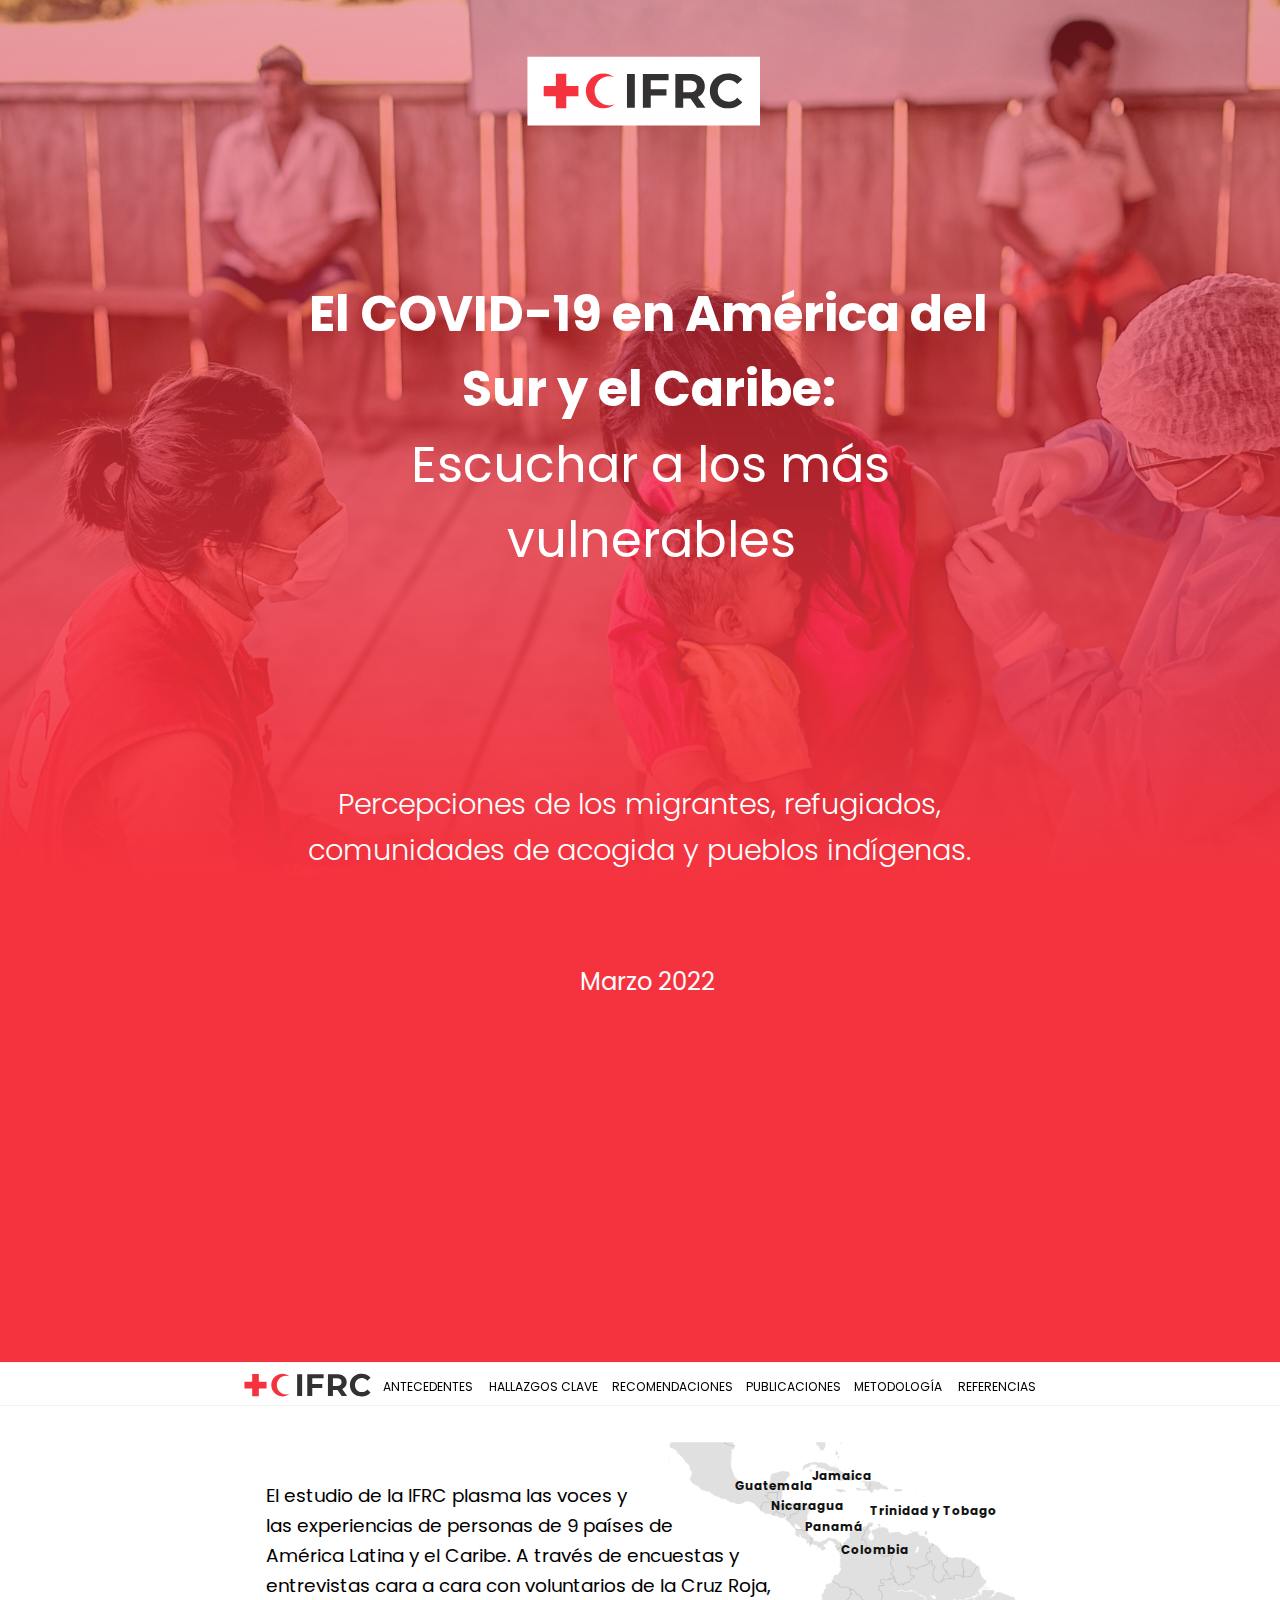
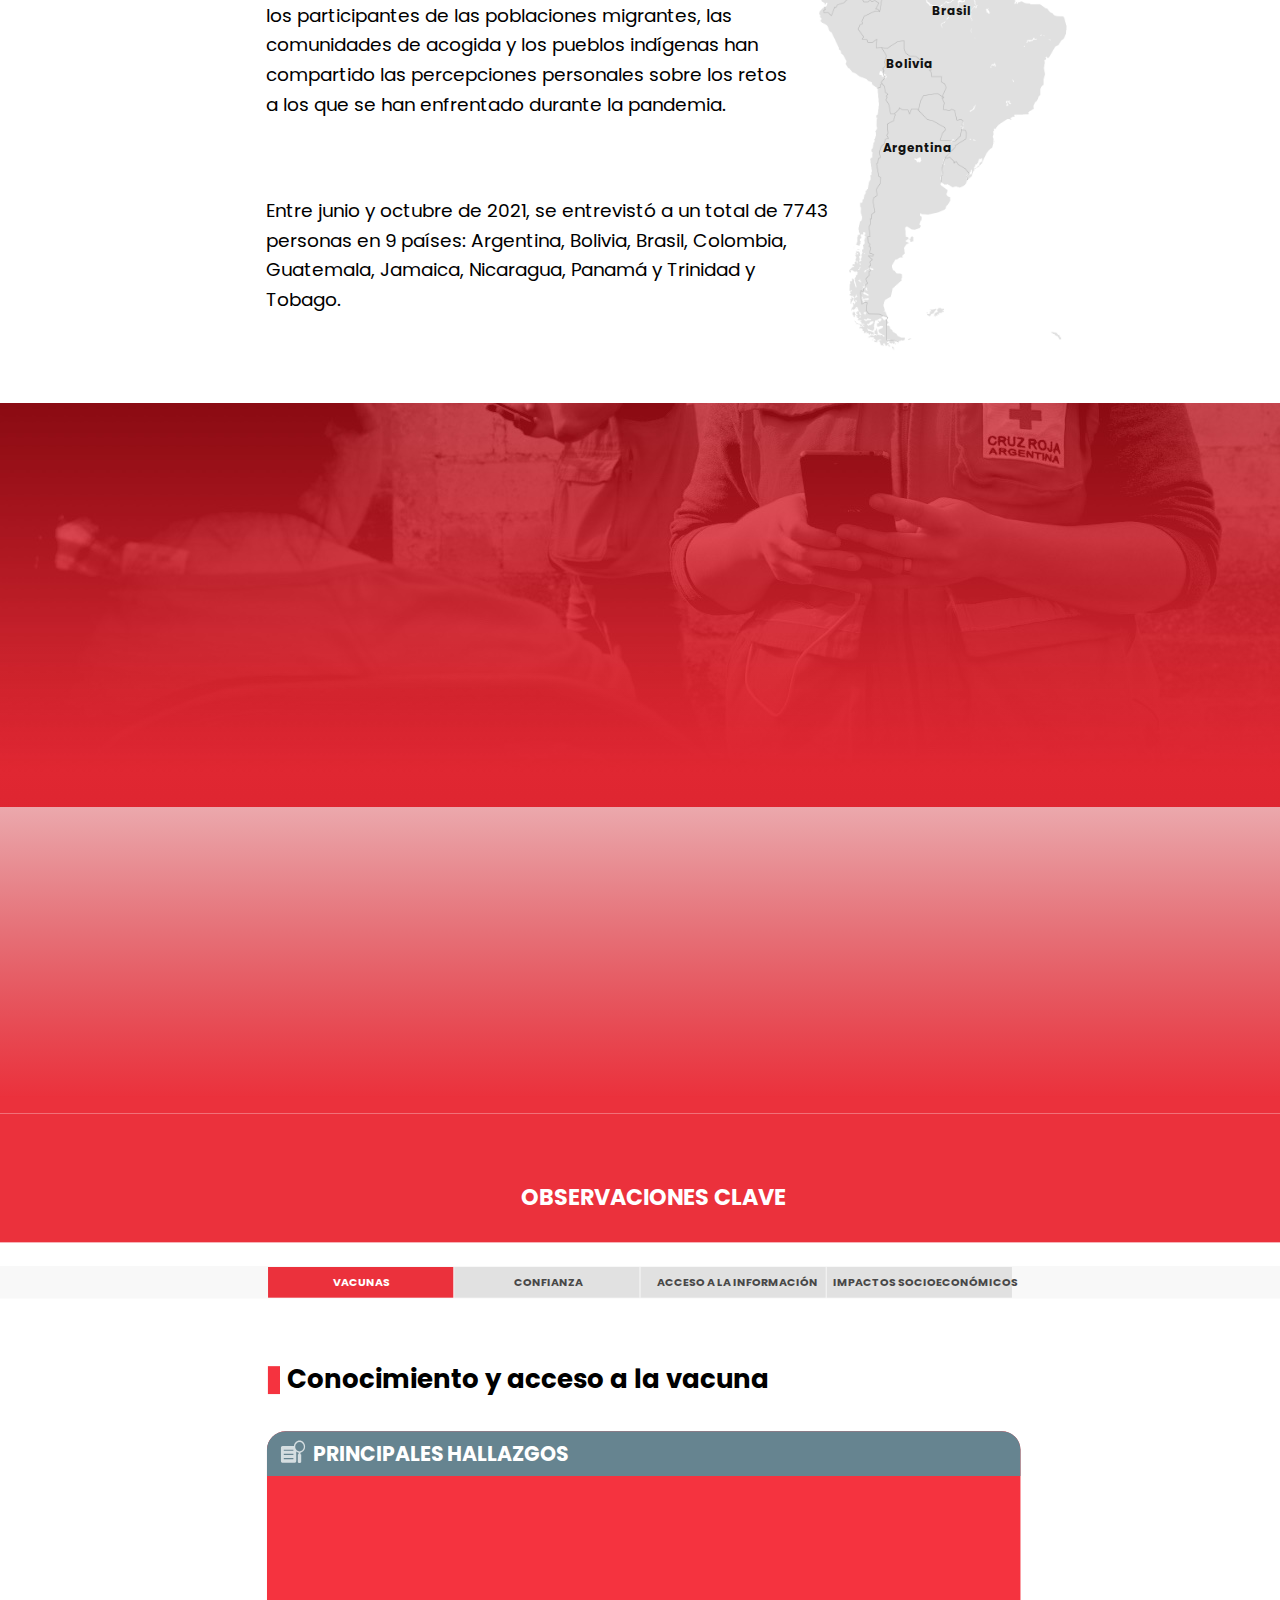
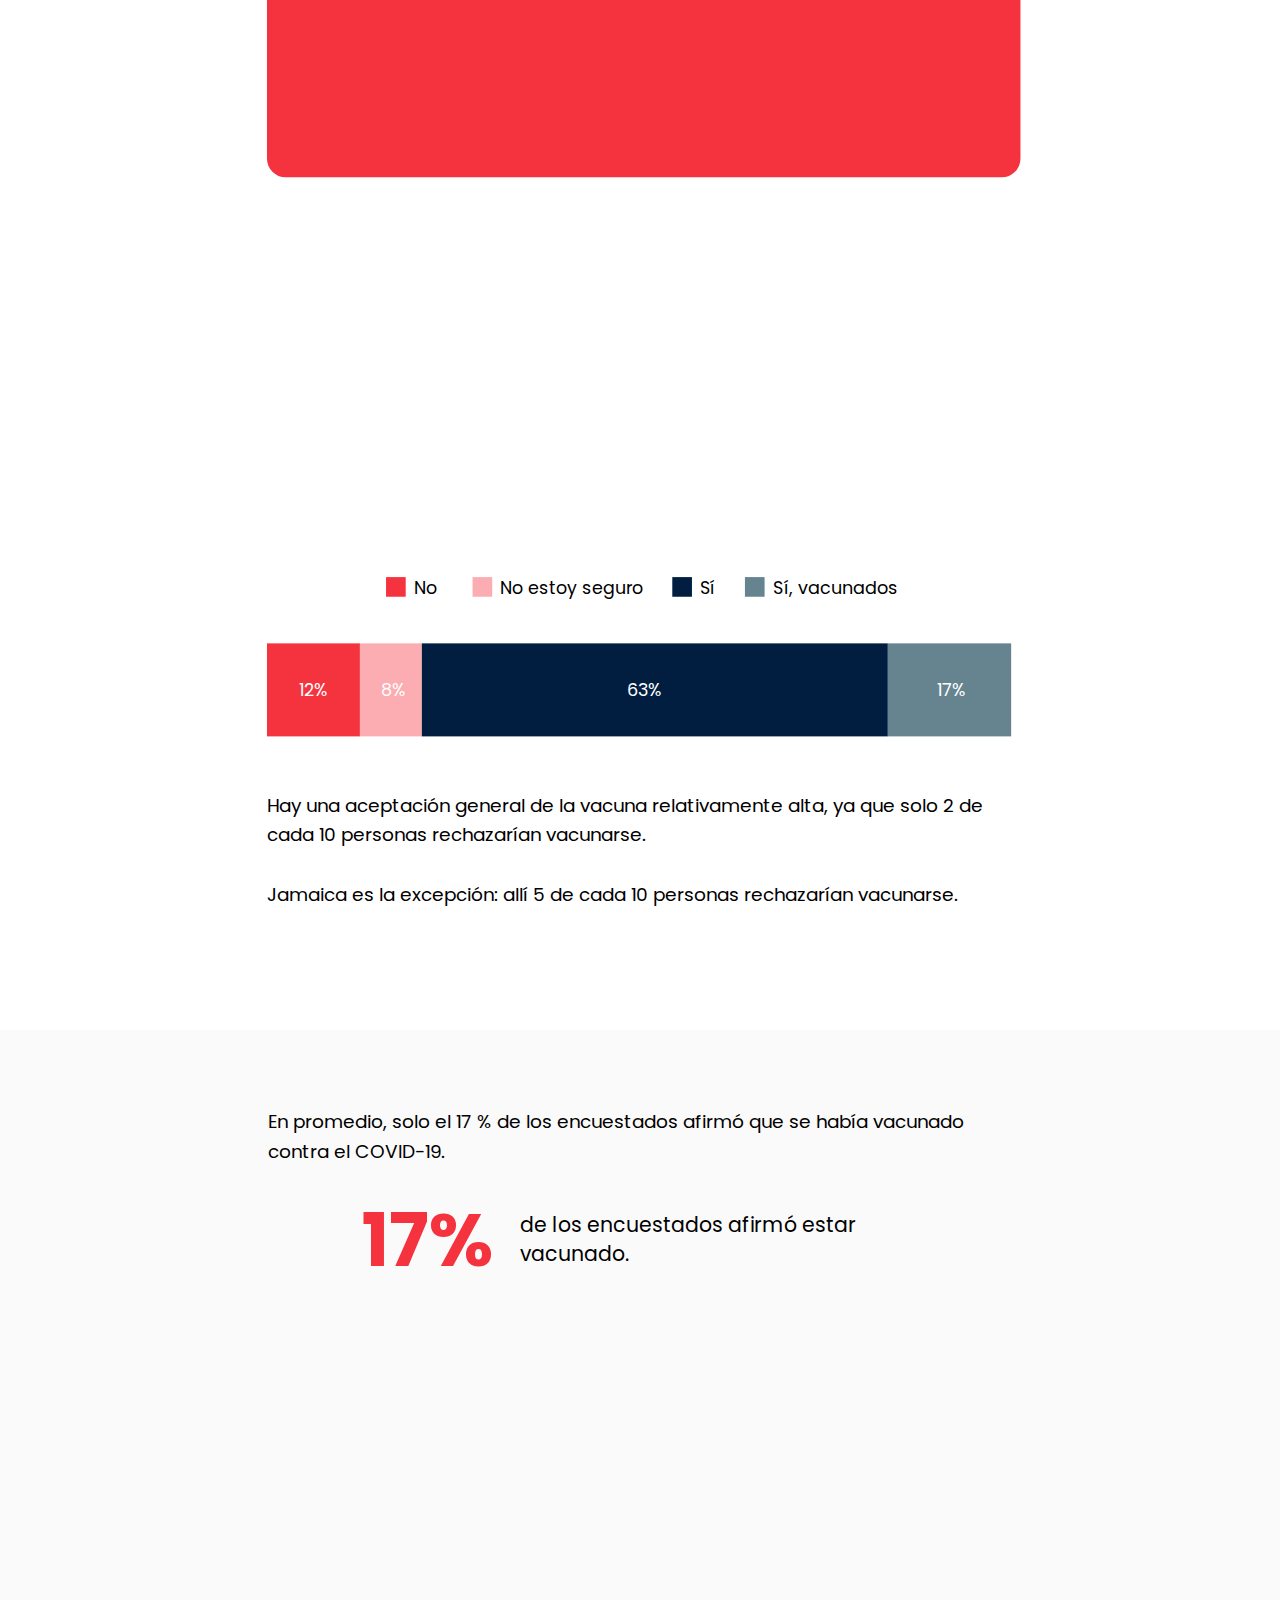
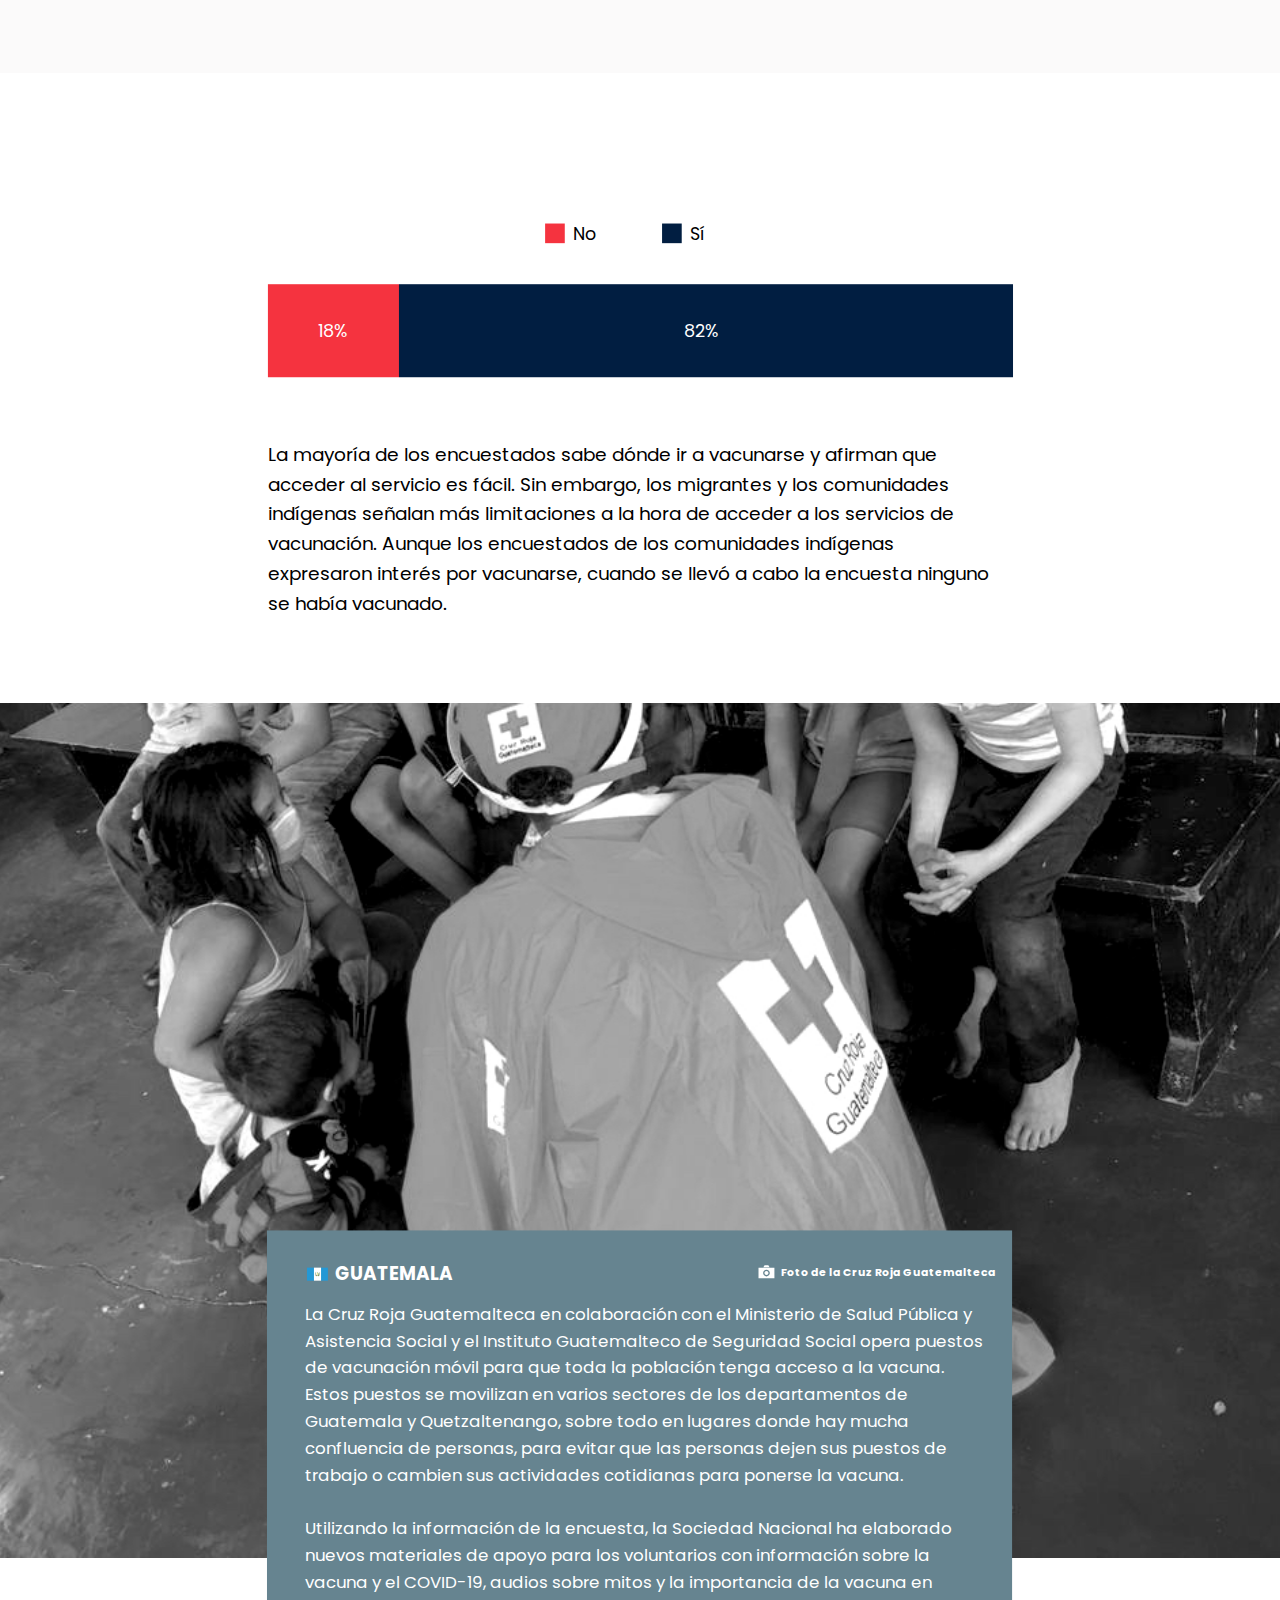
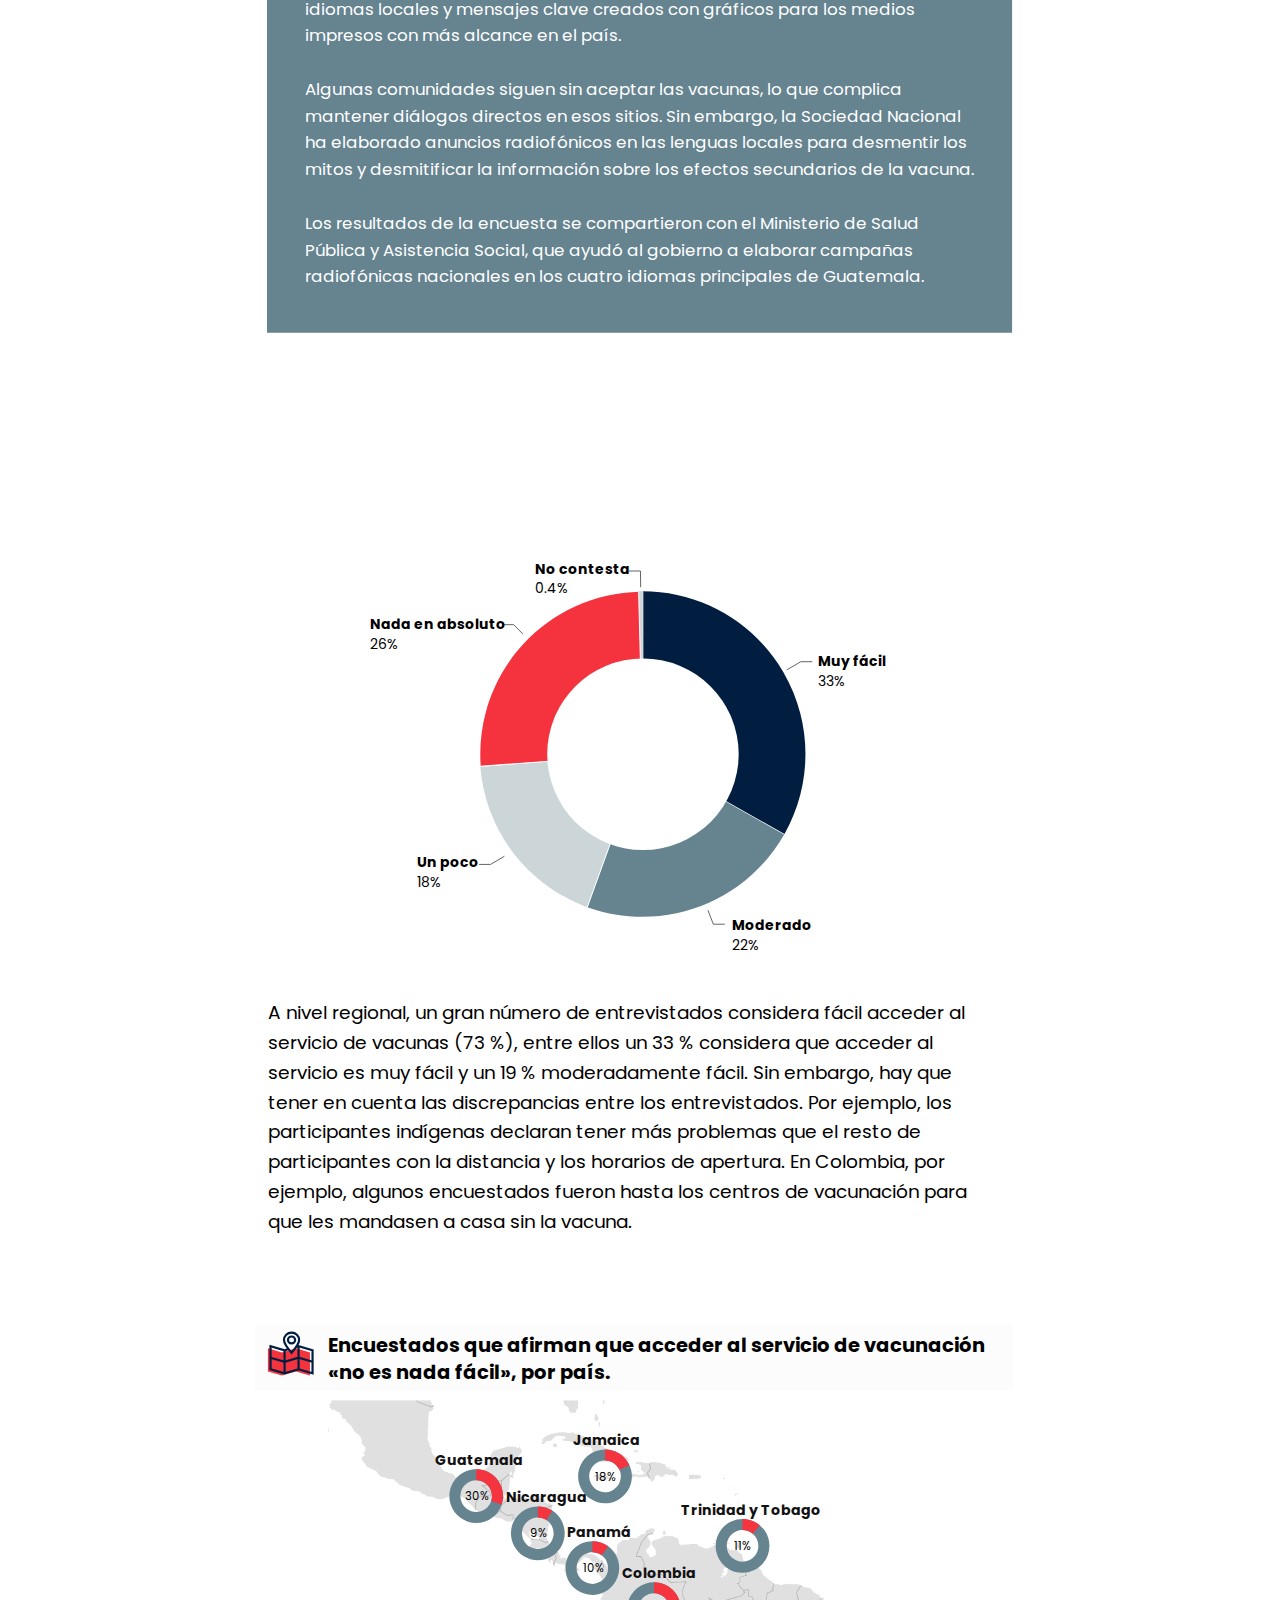
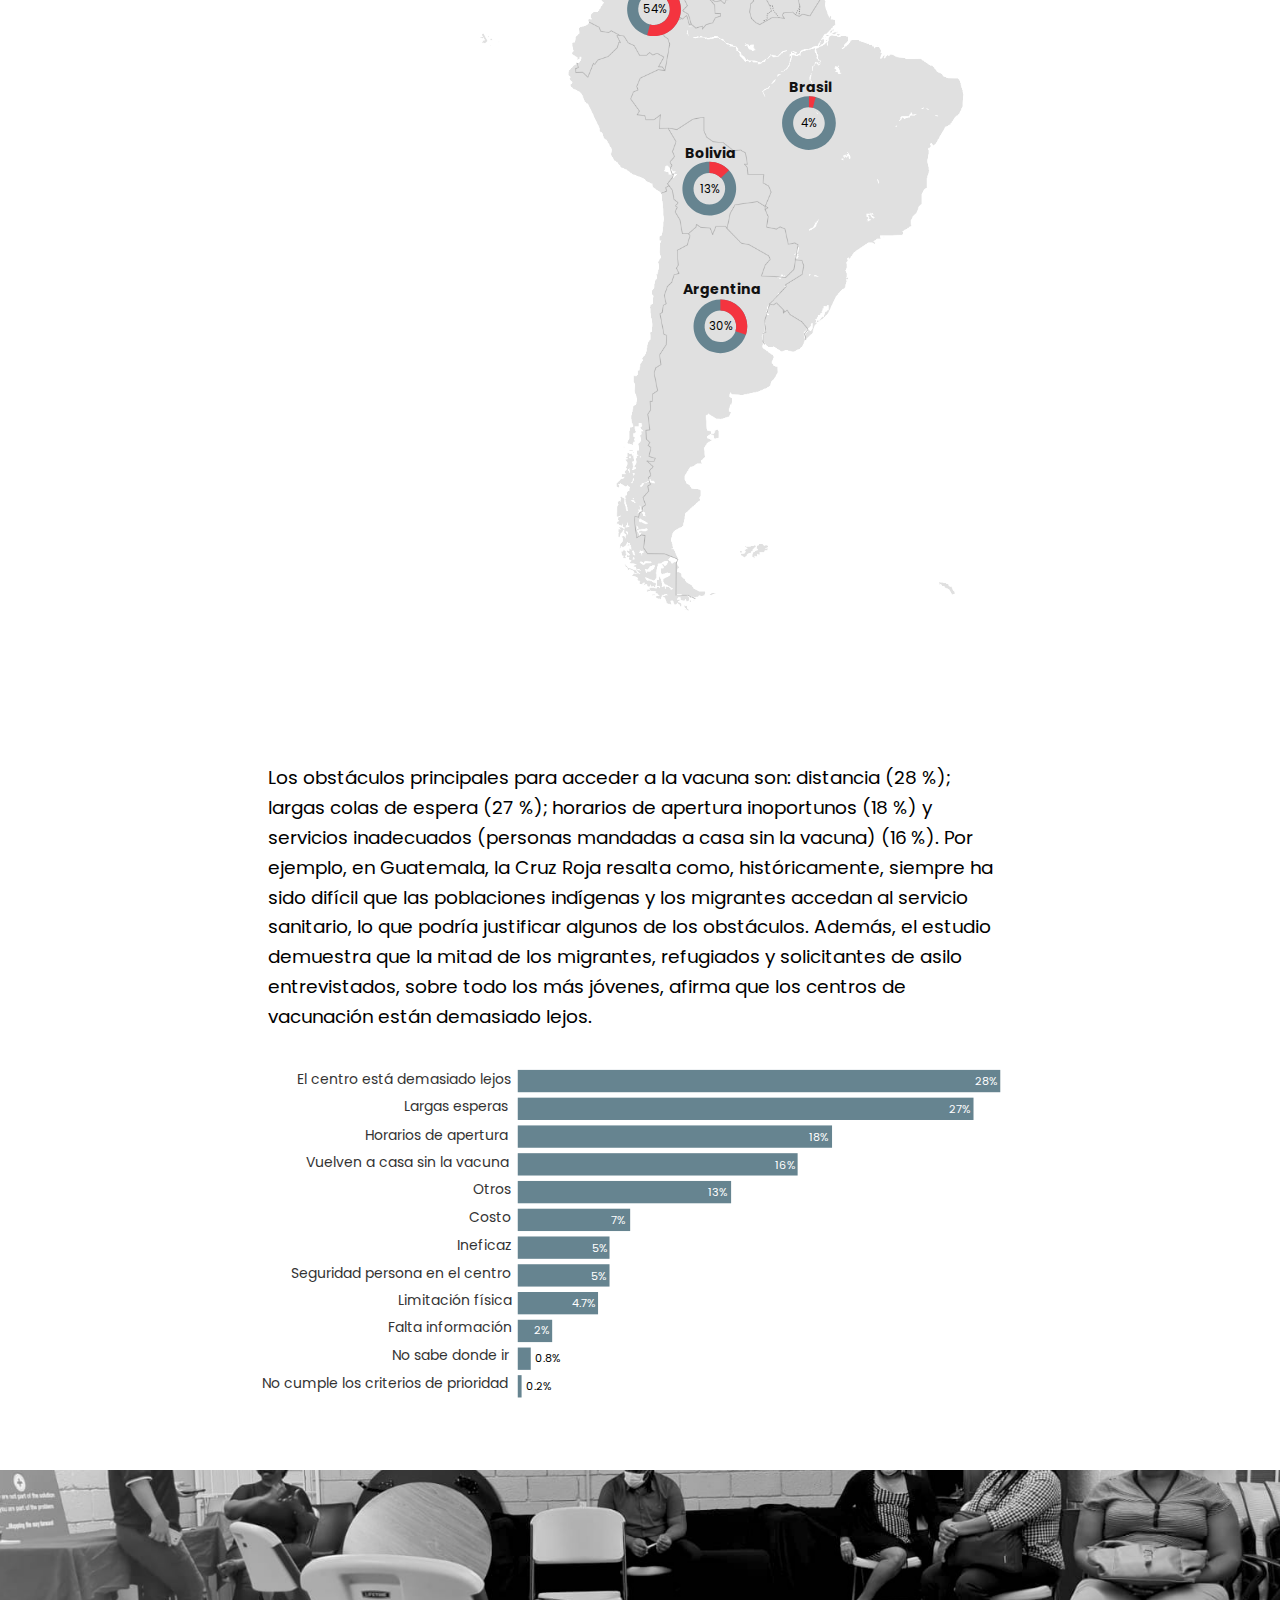
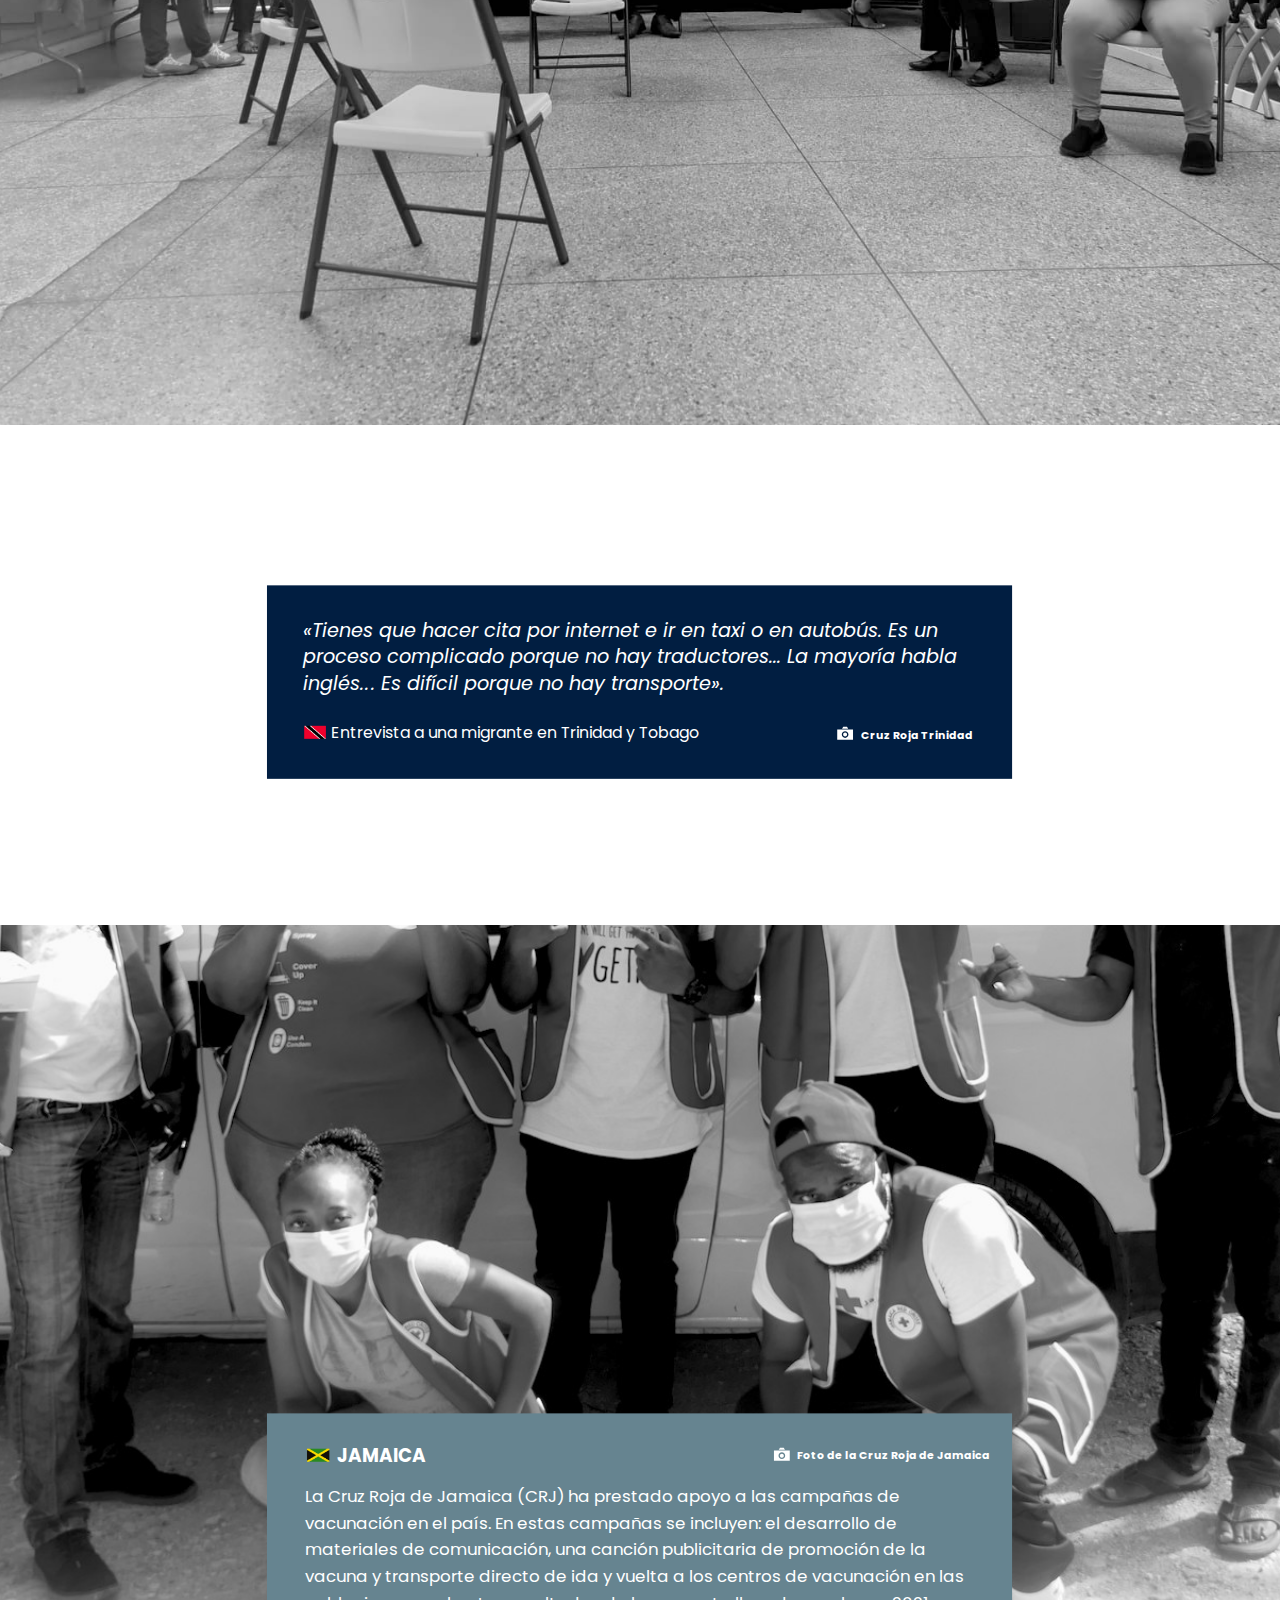
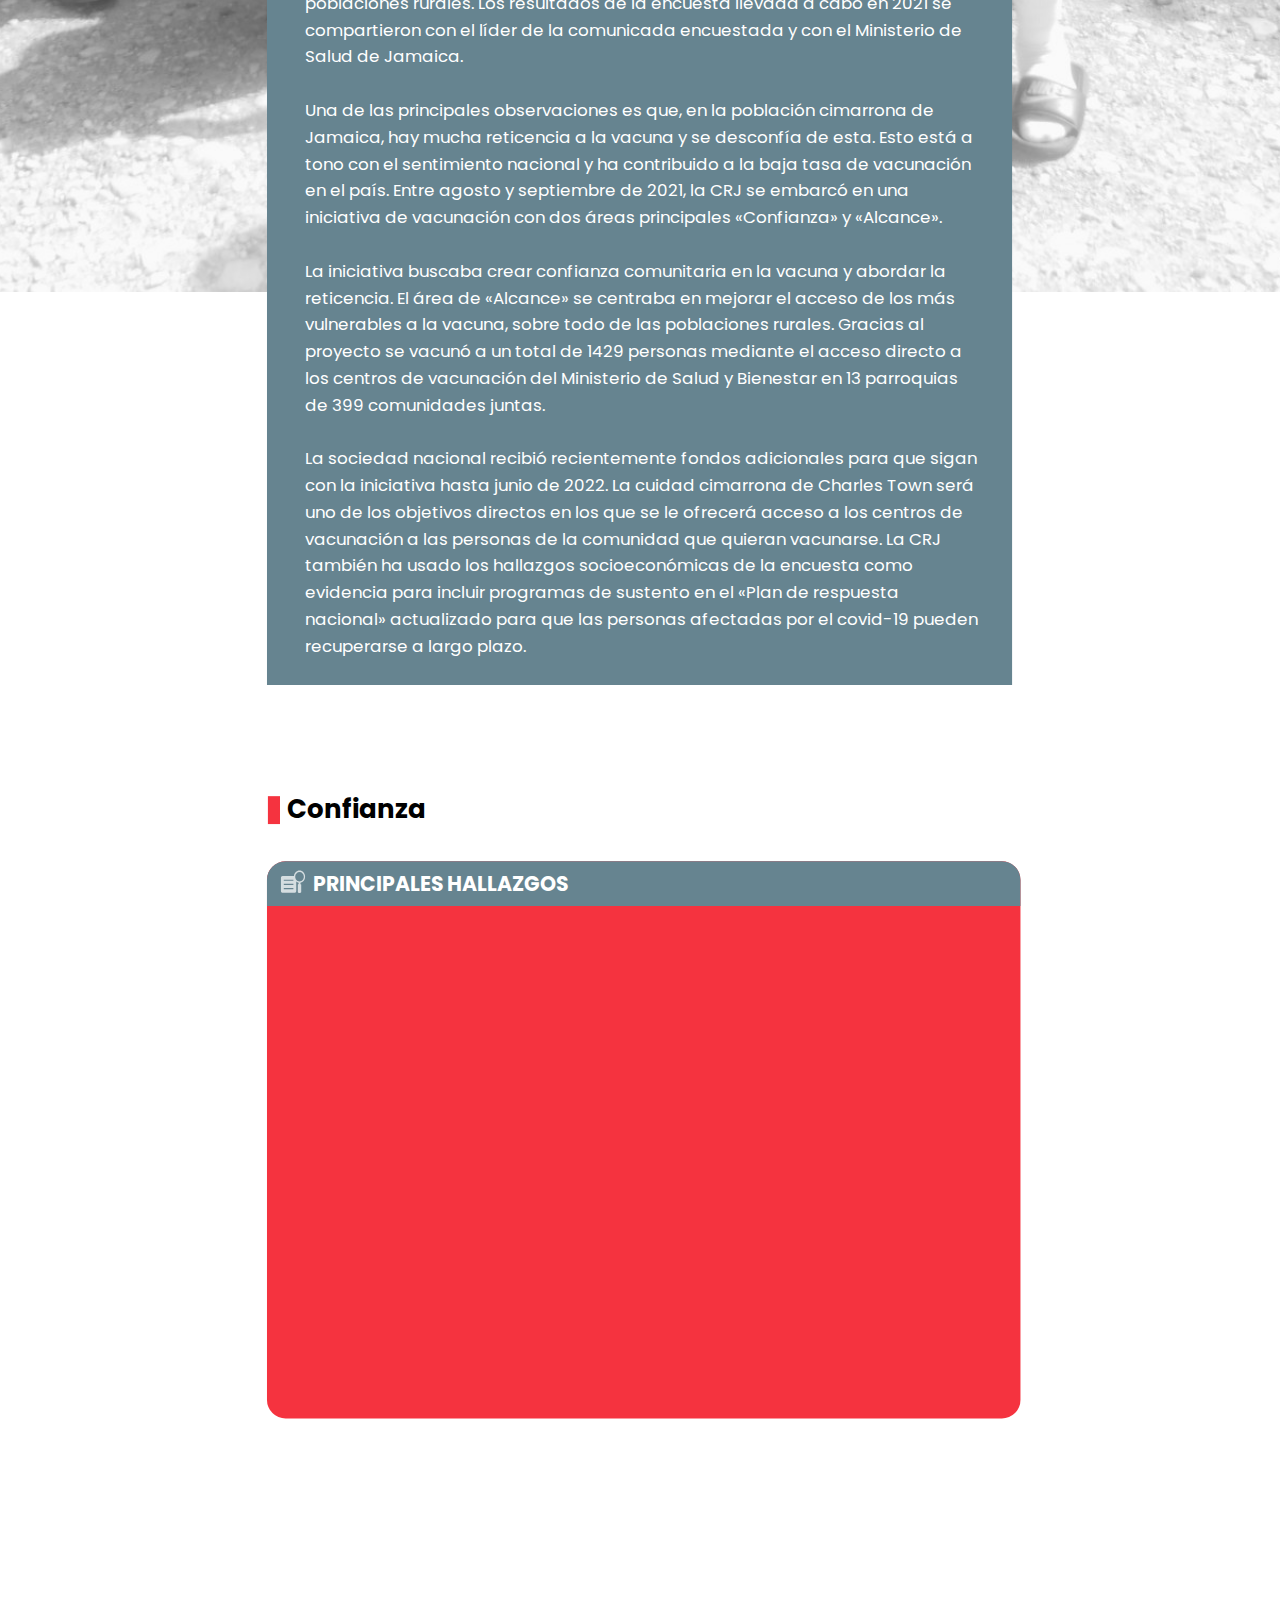
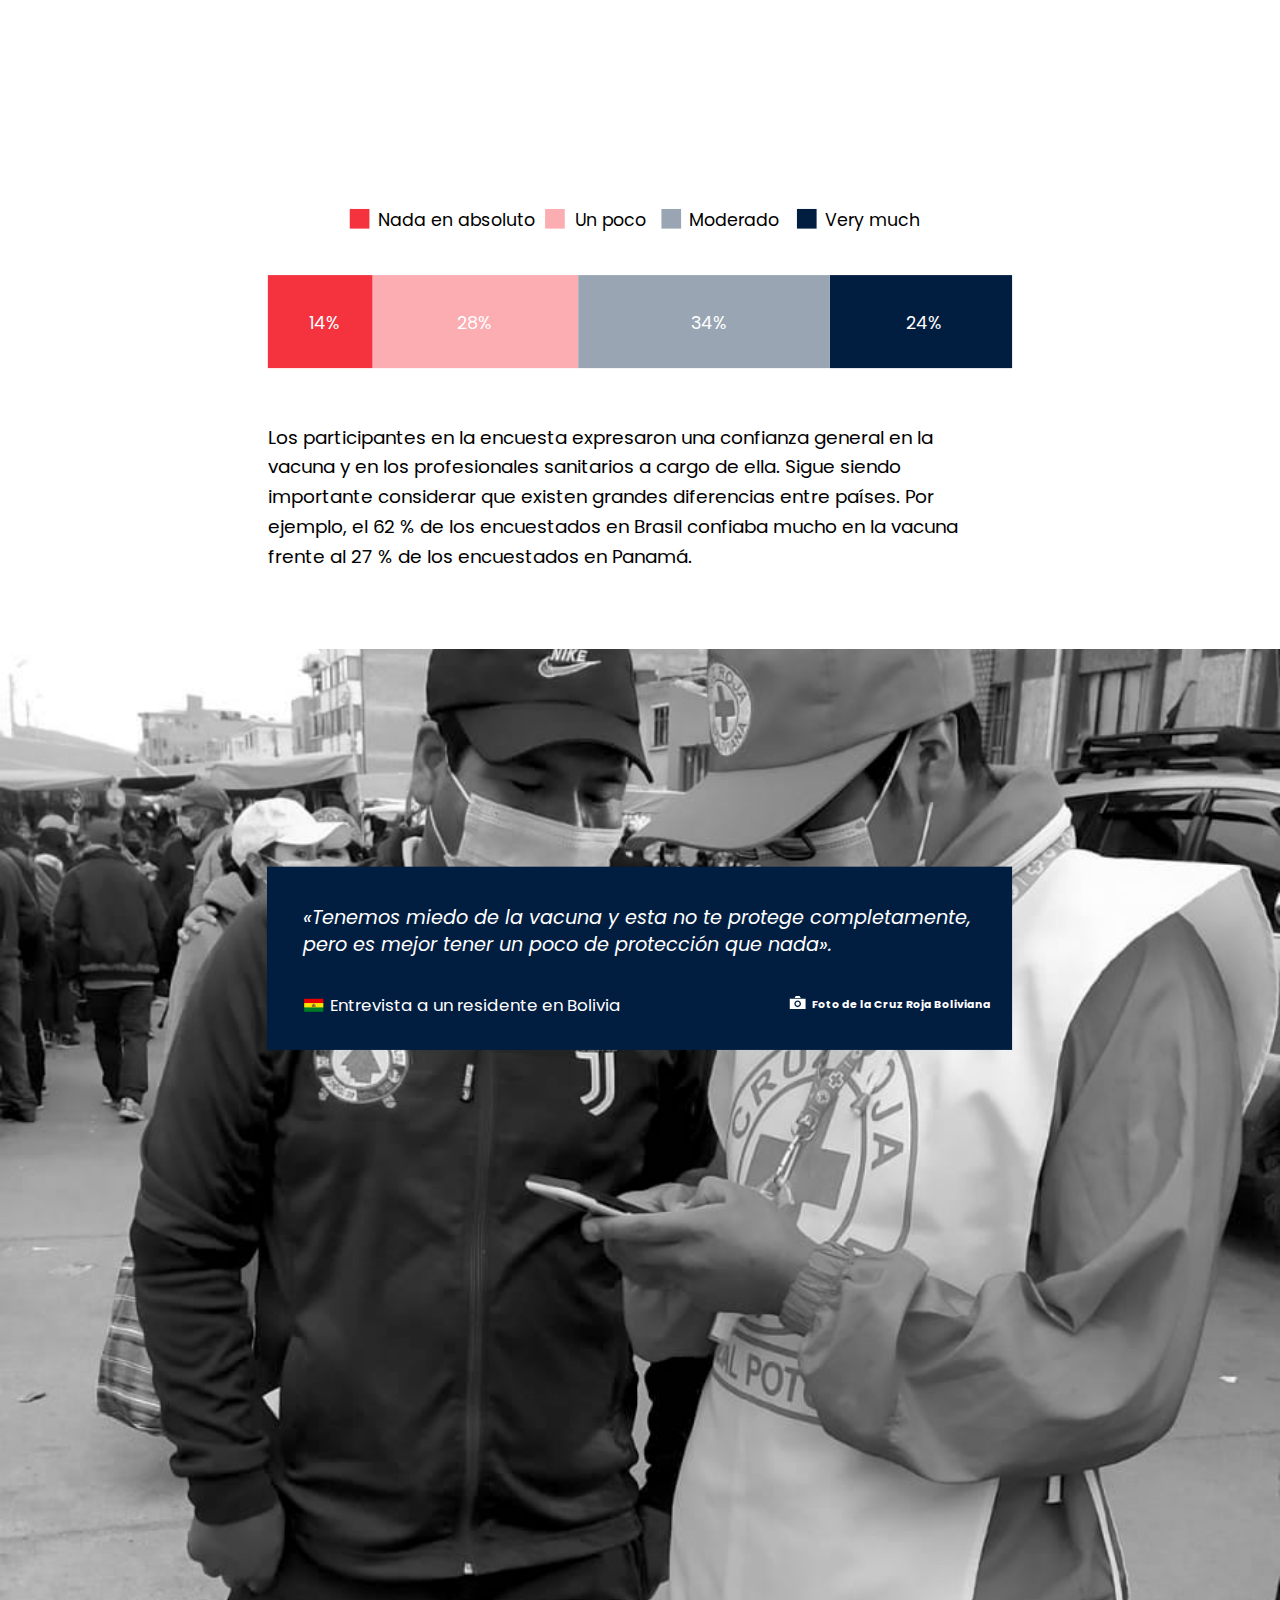
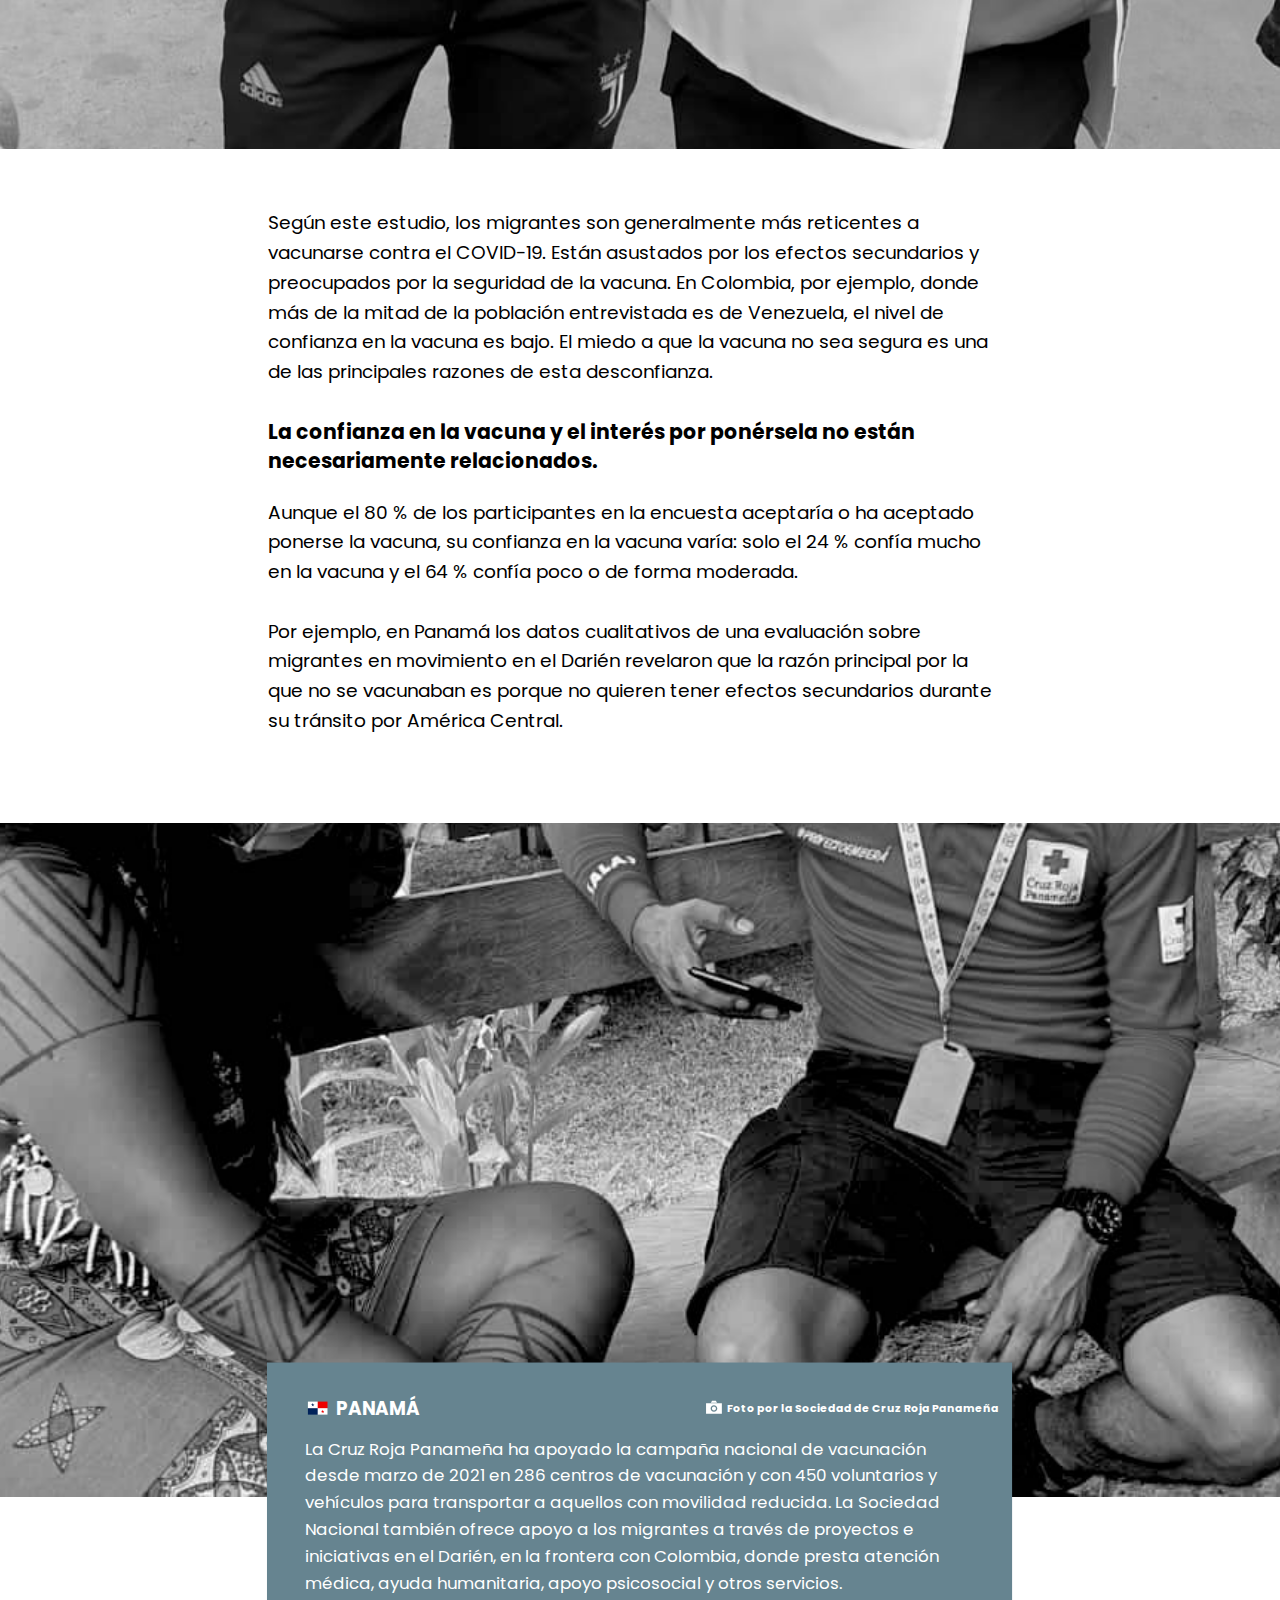
<file: index_es.html>
<!doctype html>

<html lang="en">
<head>
  <meta charset="utf-8">
  <meta name="viewport" content="width=device-width, initial-scale=1">
  
  <!-- cache -->
  <meta http-equiv="Cache-Control" content="no-cache, no-store, must-revalidate">
  <meta http-equiv="Pragma" content="no-cache">
  <meta http-equiv="Expires" content="0">
  
  <title>El COVID-19 en América del Sur y el Caribe: Escuchar a los más vulnerables</title>
  <meta name="description" content="Percepciones de los migrantes, refugiados, comunidades de acogida y pueblos indígenas">
  <meta name="author" content="IFRC">
  
  <meta property="og:title" content="El COVID-19 en América del Sur y el Caribe: Escuchar a los más vulnerables ">
  <meta property="og:type" content="website">
  <meta property="og:author" content="IFRC">
  <meta property="og:url" content="">
  <meta property="og:description" content="Percepciones de los migrantes, refugiados, comunidades de acogida y pueblos indígenas">
  <meta property="og:image" content="apple-touch-icon.png">
  
  <link rel="icon" href="favicon.ico">
  <link rel="apple-touch-icon" href="apple-touch-icon.png">
  
  <link rel="preconnect" href="https://fonts.googleapis.com">
  <link rel="preconnect" href="https://fonts.gstatic.com" crossorigin>
  <link href="https://fonts.googleapis.com/css2?family=Poppins:ital,wght@0,100;0,300;0,400;0,500;0,600;0,700;1,400&display=swap" rel="stylesheet">
  
  <link rel="stylesheet" href="css/styles.css?v=916221">
  <link rel="stylesheet" href="css/media.css?v=916221">
  
  <script src="js/vendor/d3.v7.min.js"></script>
  <script src="js/vendor/jquery-3.6.0.min.js"></script>
  <script src="js/vendor/gsap.min.js"></script>
  <!-- <script src="js/vendor/ScrollToPlugin.min.js"></script> -->
  <script src="js/vendor/ScrollTrigger.min.js"></script>
  
</head>

<body>
  
  <div id="loading">
    <img src="images/loader1.gif"/>
  </div>
  
  <div id="home">
    <section>
      <div id="bg1" class="bg"></div>
      <object type="image/svg+xml" data="images/svg/ES/svg01.svg?v=916221" class="svg"></object>
    </section>
  </div>
  
  <div id="nav" class="sticky">
    <object type="image/svg+xml" data="images/svg/ES/svg_nav.svg?v=916221" class="svg"></object>
  </div>
  
  <div id="background">
    
    <div class="padding">
      <object type="image/svg+xml" data="images/svg/ES/intro.svg?v=916221" class="svg"></object>
    </div>
    
    <!-- intro text -->
    <!-- <div class="paddingx">
      <object type="image/svg+xml" data="images/svg/ES/svg05.svg?v=916221" class="svg"></object>
    </div> -->
    
    
  </div>
  
  
  <!-- key findings banner bg -->
  
  <div>
    
    <section>
      <div id="bg2" class="bg"></div>
      <object type="image/svg+xml" data="images/svg/ES/key_findings_gradient.svg?v=916221" class="svg"></object>
    </section>
    
    <div id="keyfindings" class="paddingx">
      <object type="image/svg+xml" data="images/svg/ES/key_findings_banner.svg?v=916221" class="svg"></object>
    </div>
    
    <div id='subnav' class="sticky2">
      <object type="image/svg+xml" data="images/svg/ES/sticky2.svg?v=916221" class="svg"></object>
    </div>
    
    
    <div id="vaccines">
      <div class="padding">
        <object type="image/svg+xml" data="images/svg/ES/svg11.svg?v=916221" class="svg"></object>
      </div>
      <div class="padding lightgrey">
        <object type="image/svg+xml" data="images/svg/ES/svg12.svg?v=916221" class="svg"></object>
      </div>
      <!-- OWID -->
      <!-- <div class="padding">
        <object type="image/svg+xml" data="images/svg/ES/svg13.svg?v=916221" class="svg"></object>
      </div> -->
      <!-- any kind of vaccine -->
      <!-- <div class="padding">
        <object type="image/svg+xml" data="images/svg/ES/svg14.svg?v=916221" class="svg"></object>
      </div> -->
      <!-- map - any kind of vaccine -->
      <!-- <div class="padding">
        <object type="image/svg+xml" data="images/svg/ES/svg15.svg?v=916221" class="svg"></object>
      </div> -->
      <!-- do you know where to go to get vaccinated -->
      <div class="padding">
        <object type="image/svg+xml" data="images/svg/ES/svg16.svg?v=916221" class="svg"></object>
      </div>
      
      <section>
        <div id="bg3" class="bg"></div>
        <object type="image/svg+xml" data="images/svg/ES/svg17.svg?v=916221" class="svg"></object>
      </section>
      
      <div class="padding-top">
        <object type="image/svg+xml" data="images/svg/ES/svg18.svg?v=916221" class="svg"></object>
      </div>
      
      <div class="paddingx map">
        <object type="image/svg+xml" data="images/svg/ES/svg19.svg?v=916221" class="svg"></object>
      </div>
      
      <div class="padding-bottom">
        <object type="image/svg+xml" data="images/svg/ES/svg21.svg?v=916221" class="svg"></object>
      </div>
      
      <!-- trinidad and tobago migrant quote -->
      <div class="padding-section">
        <section>
          <div id="bg50" class="bg"></div>
          <object type="image/svg+xml" data="images/svg/ES/svg22quote.svg?v=916221" class="svg"></object>
        </section>
      </div>
      
      <!-- jamaica case study -->
      <section>
        <div id="bg5" class="bg"></div>
        <object type="image/svg+xml" data="images/svg/ES/svg22.svg?v=916221" class="svg"></object>
      </section>
      
    </div><!-- /#vaccines -->
    
    <div id="trust">
      <div class="padding-top">
        <object type="image/svg+xml" data="images/svg/ES/svg23.svg?v=916221" class="svg"></object>
      </div>
      
      <!-- bolivia quote -->
      <section>
        <div id="bg6" class="bg"></div>
        <object type="image/svg+xml" data="images/svg/ES/svg24quote.svg?v=916221" class="svg"></object>
      </section>
      
      <!-- large differences exist... -->
      <div class="padding-top">
        <object type="image/svg+xml" data="images/svg/ES/svg25.svg?v=916221" class="svg"></object>
      </div>
      
      <!-- panama case study -->
      <section>
        <div id="bg4" class="bg"></div>
        <object type="image/svg+xml" data="images/svg/ES/svg20.svg?v=916221" class="svg"></object>
      </section>
      
      <!-- map - no trust at all -->
      <div class="padding map">
        <object type="image/svg+xml" data="images/svg/ES/svg26map.svg?v=916221" class="svg"></object>
      </div>
      
      <!-- bolivia case study -->
      <section>
        <div id="bg7" class="bg"></div>
        <object type="image/svg+xml" data="images/svg/ES/svg27casestudy.svg?v=916221" class="svg"></object>
      </section>
      
      <!-- trust in healthcare providers bar chart -->
      <div class="padding-top">
        <object type="image/svg+xml" data="images/svg/ES/svg28.svg?v=916221" class="svg"></object>
      </div>  
      
      <!-- map - high trust in healthcare providers -->
      <div class="padding-bottom map">
        <object type="image/svg+xml" data="images/svg/ES/svg29map.svg?v=916221" class="svg"></object>
      </div>
      
      <!-- brazil case study -->
      <section>
        <div id="bg8" class="bg"></div>
        <object type="image/svg+xml" data="images/svg/ES/svg30casestudy.svg?v=916221" class="svg"></object>
      </section>
      
      <!-- trust in decision-makers before/after -->
      <div class="padding-top">
        <object type="image/svg+xml" data="images/svg/ES/svg31.svg?v=916221" class="svg"></object>
      </div>  
      
      <!-- trust in humanitarians before/after -->
      <div class="padding-bottom">
        <object type="image/svg+xml" data="images/svg/ES/svg32.svg?v=916221" class="svg"></object>
      </div>  
      
      <!-- trinidad and tobago case study -->
      <section>
        <div id="bg9" class="bg"></div>
        <object type="image/svg+xml" data="images/svg/ES/svg33casestudy.svg?v=916221" class="svg"></object>
      </section>
    </div>
    <!-- /#trust -->
    
    <div id="accesstoinformation">
      <!-- access to information -->
      <div class="padding-top">
        <object type="image/svg+xml" data="images/svg/ES/svg34.svg?v=916221" class="svg"></object>
      </div>  
      
      <!-- argentina case study -->
      <section>
        <div id="bg10" class="bg"></div>
        <object type="image/svg+xml" data="images/svg/ES/svg35casestudy.svg?v=916221" class="svg"></object>
      </section>
      
      <!-- type of information received -->
      <div class="padding-top">
        <object type="image/svg+xml" data="images/svg/ES/svg36.svg?v=916221" class="svg"></object>
      </div>  
      
      <!-- trusted information sources -->
      <div class="padding-bottom">
        <object type="image/svg+xml" data="images/svg/ES/svg37.svg?v=916221" class="svg"></object>
      </div>  
      
      <!-- nicaragua case study -->
      <section>
        <div id="bg11" class="bg"></div>
        <object type="image/svg+xml" data="images/svg/ES/svg38casestudy.svg?v=916221" class="svg"></object>
      </section>
    </div>
    <!-- /#accesstoinformation -->
    
    <div id="socioeconomicimpacts">
      <!-- SOCIO-ECONOMIC IMPACTS -->
      <div class="padding">
        <object type="image/svg+xml" data="images/svg/ES/svg39.svg?v=916221" class="svg"></object>
      </div>  
      
      <!-- argentina migrant quote -->
      <div class="padding-section">
        <section>
          <div id="bg12" class="bg"></div>
          <object type="image/svg+xml" data="images/svg/ES/svg40quote.svg?v=916221" class="svg"></object>
        </section>
      </div>
      
      <!-- trinidad and tobago migrant quote -->
      <section>
        <div id="bg13" class="bg"></div>
        <object type="image/svg+xml" data="images/svg/ES/svg41quote.svg?v=916221" class="svg"></object>
      </section>
      
      <!-- economic situation before -->
      <div class="padding-top">
        <object type="image/svg+xml" data="images/svg/ES/svg42.svg?v=916221" class="svg"></object>
      </div>  
      
      <!-- economic situation change -->
      <div class="paddingx">
        <object type="image/svg+xml" data="images/svg/ES/svg43.svg?v=916221" class="svg"></object>
      </div>  
      
      <!-- map - significant economic change -->
      <div class="paddingx map">
        <object type="image/svg+xml" data="images/svg/ES/svg44map.svg?v=916221" class="svg"></object>
      </div>
      
      <!-- indigenous economic impacts -->
      <div class="padding-bottom">
        <object type="image/svg+xml" data="images/svg/ES/svg45.svg?v=916221" class="svg"></object>
      </div>  
      
    </div>
    <!-- /#socioeconomicimpacts -->
    <div id="end-key-findings"></div>
    
  </div><!-- /#keyfindings -->
  
  <div id="recommendations">
    <!-- RECOMMENDATIONS banner -->
    <div id="recommendations" class="paddingx">
      <object type="image/svg+xml" data="images/svg/ES/svg80.svg?v=916221" class="svg"></object>
    </div>  
    
    <div class="paddingx">
      <object type="image/svg+xml" data="images/svg/ES/svg200.svg?v=916221" class="svg"></object>
    </div>  
    <div class="paddingx">
      <object type="image/svg+xml" data="images/svg/ES/svg201.svg?v=916221" class="svg"></object>
    </div>  
    <div class="paddingx">
      <object type="image/svg+xml" data="images/svg/ES/svg202.svg?v=916221" class="svg"></object>
    </div>  
    <div class="paddingx">
      <object type="image/svg+xml" data="images/svg/ES/svg203.svg?v=916221" class="svg"></object>
    </div>  
    <div class="paddingx">
      <object type="image/svg+xml" data="images/svg/ES/svg204.svg?v=916221" class="svg"></object>
    </div>  
    <div class="paddingx">
      <object type="image/svg+xml" data="images/svg/ES/svg205.svg?v=916221" class="svg"></object>
    </div>  
    <div class="paddingx">
      <object type="image/svg+xml" data="images/svg/ES/svg206.svg?v=916221" class="svg"></object>
    </div>  
    <div class="paddingx">
      <object type="image/svg+xml" data="images/svg/ES/svg207.svg?v=916221" class="svg"></object>
    </div>  
    <div class="paddingx">
      <object type="image/svg+xml" data="images/svg/ES/svg208.svg?v=916221" class="svg"></object>
    </div>  
    <div class="paddingx">
      <object type="image/svg+xml" data="images/svg/ES/svg209.svg?v=916221" class="svg"></object>
    </div>  
    <div class="paddingx">
      <object type="image/svg+xml" data="images/svg/ES/svg210.svg?v=916221" class="svg"></object>
    </div>  
    <div class="paddingx">
      <object type="image/svg+xml" data="images/svg/ES/svg211.svg?v=916221" class="svg"></object>
    </div>  
    <div class="paddingx">
      <object type="image/svg+xml" data="images/svg/ES/svg212.svg?v=916221" class="svg"></object>
    </div>  
    <div class="paddingx">
      <object type="image/svg+xml" data="images/svg/ES/svg213.svg?v=916221" class="svg"></object>
    </div>  
    <div class="paddingx">
      <object type="image/svg+xml" data="images/svg/ES/svg214.svg?v=916221" class="svg"></object>
    </div>  
  </div><!-- /#recommendations -->
  
  
  <div id="publications">
    <!-- PUBLICATIONS banner -->
    <div class="paddingx">
      <object type="image/svg+xml" data="images/svg/ES/svg_publications.svg?v=916221" class="svg"></object>
    </div>    
  </div>
  
  
  <div id="methodology">
    <!-- METHODOLOGY banner -->
    <div class="paddingx">
      <object type="image/svg+xml" data="images/svg/ES/svg60.svg?v=916221" class="svg"></object>
    </div>  
    
    <!-- background banner -->
    <!-- <div class="padding">
      <object type="image/svg+xml" data="images/svg/ES/svg03.svg?v=916221" class="svg"></object>
    </div> -->
    
    <!-- background map -->
    <div id="background_map" class="paddingx">
      <object type="image/svg+xml" data="images/svg/ES/svg05map.svg?v=916221" class="svg"></object>
    </div>
    
    <!-- demography of participants -->
    <div class="paddingx lightgrey">
      <object type="image/svg+xml" data="images/svg/ES/svg06.svg?v=916221" class="svg"></object>
    </div>
    <div class="padding">
      <object type="image/svg+xml" data="images/svg/ES/svg07.svg?v=916221" class="svg"></object>
    </div>
    <!-- residence status -->
    <div class="padding lightblue">
      <object type="image/svg+xml" data="images/svg/ES/svg08.svg?v=916221" class="svg"></object>
    </div>
    <div class="padding">
      <object type="image/svg+xml" data="images/svg/ES/svg09.svg?v=916221" class="svg"></object>
    </div>
  </div>
  <!-- /#methodology -->
  
  
  <div id="references">
    <!-- ACKNOWLEDGEMENTS & REFERENCES banner -->
    <div class="paddingx">
      <object type="image/svg+xml" data="images/svg/ES/svg100.svg?v=916221" class="svg"></object>
    </div>  
    
    <div id="references_body">
      <div id="references_content">
        
        <H2>AGRADECIMIENTOS</H2>
        
        <p>Muchos de los autores, colaboradores y partidarios del estudio estaban trabajando en medio de la pandemia del COVID-19 y de otros eventos desafiantes. Los equipos nacionales tuvieron que adaptar las encuestas y la forma de trabajar para seguir las medidas y restricciones sanitarias. La Federación Internacional de las Sociedades de la Cruz Roja y de la Luna Media Roja (IFRC) quiere darle las gracias a las sociedades nacionales, los voluntarios, las comunidades de acogida, los migrantes, los refugiados y los grupos indígenas que han empleado su tiempo y esfuerzo para que este estudio sea un éxito.</p>
        
        <ul>
          <li>
            Okular-Analytics es el autor y coordinador del informe consolidado, que está basado en un estudio nacional de nueve Sociedades Nacionales de la Cruz Roja y la Media Luna Roja (RCRC).
          </li>
          <li>
            Rachel Yales y Mónica Posada (IFRC, Ginebra) han diseñado, dirigido y coordinado este estudio regional con el apoyo inestimable de Caroline Austin.
          </li>
          <li>
            Desde aquí una mención especial a Diana Medina y Carla Guananga (IFRC, Oficina Regional de América) por la coordinación regional y el soporte técnico.
          </li>
          <li>
            Power BI Dashboard: Una mención especial también a Fernando Suárez Jímenez y Heleen Elenbaas de 510 por la ayuda inestimable para procesar los datos y diseñar el tablero de la encuesta.
          </li>
        </ul>
        
        <h4>Colaboradores principales y equipos de investigación nacionales:</h4>
        <ul>
          <li>
           <b>Argentina:</b> Observatorio Humanitario de la Cruz Roja Argentina y voluntarios de la Cruz Roja Argentina
          </li>
          <li>
            <b>Bolivia:</b> Informe nacional escrito por la Cruz Roja Boliviana
          </li>
          <li>
            <b>Brasil:</b> Informe nacional escrito por Luana Galdino y Rozana Ribeiro de la Cruz Roja Brasileña, con la colaboración del Observatorio Humanitario.
          </li>
          <li>
            <b>Colombia:</b> Cruz Roja Colombiana
          </li>
          <li>
            <b>Guatemala:</b> Voluntarios de la Cruz Roja Guatemalteca
          </li>
          <li>
            <b>Jamaica:</b> Voluntarios de la Cruz Roja de Jamaica con una mención especial a Theo Gordon, Karl Wiggan y Shanrick Thomas, sin ellos la encuesta no habría salido adelante.
          </li>
          <li>
            <b>Nicaragua:</b> Informe nacional escrito por la Cruz Roja Nicaragüense
          </li>
          <li>
            <b>Panamá:</b> Voluntarios de la Cruz Roja Panameña
          </li>
          <li>
            <b>Trinidad y Tobago:</b> Voluntarios y personal de la Cruz Roja de Trinidad: Rayanthony Warner, Carysse Baird, Julio Pereira. Agradecimientos especiales a la Dra. Asha Kambon por guiarnos de forma inestimable durante el proceso.
          </li>
        </ul>
        
 

        <b>Esquema narrativo y desarrollo:</b> Matthew Lukin Smawfield de <a target="_blank" href="http://datafriendlyspace.org">Data Friendly Space</a></br>
        <br/>
        <b>Disposición y diseño del informe:</b> Hadley Kincade, Minna Sell y René Berzia<br/>
        
        
        <hr/>
        
        
        <h2>REFERENCIAS</h2>
        <h3>Informe, artículos y comunicados de prensa:</h3>
        <p>DW. 2021, Hope for Carnival comeback amid Brazil's COVID-19 success. Online, 3p. <a target="_blank" href="https://www.dw.com/en/hope-for-carnival-comeback-amid-brazils-covid-19-success/a-59972382">Hope for Carnival comeback amid Brazil's COVID-19 success | Latin America | DW | 29.11.2021</a></p>
        <p>IFRC. 2021,&nbsp;Drowning just below the surface: The socioeconomic consequences of the COVID-19 pandemic. Switzerland, 56p. <a target="_blank" href="https://www.ifrc.org/document/drowning-just-below-surface-socioeconomic-consequences-covid-19-pandemic">https://www.ifrc.org/document/drowning-just-below-surface-socioeconomic-consequences-covid-19-pandemic</a>&nbsp;</p>
        <p>IFRC. 2021,&nbsp;Locked down and left out? Why access to basic services for migrants is critical to our COVID-19 response and recovery. Melbourne, 50p. <a target="_blank" href="https://reliefweb.int/sites/reliefweb.int/files/resources/EN-RCRC-Global-Migration-Lab-Locked-down-left-out-COVID19.pdf">EN-RCRC-Global-Migration-Lab-Locked-down-left-out-COVID19.pdf (reliefweb.int)</a></p>
        <p>IFRC. 2021, Sight Unseen: A vision for effective access to COVID-19 vaccines for migrants. Melbourne, 24p. <a target="_blank" href="https://www.ifrc.org/sites/default/files/2021-08/RCRC-GML-Sight-Unseen-COVID19-Vaccines-FINAL.pdf">RCRC-GML-Sight-Unseen-COVID19-Vaccines-FINAL.pdf (ifrc.org)</a></p>
        <p>Moore D. and all. 2021, Low COVID-19 vaccine hesitancy in Brazil. Rio de Janeiro: Vaccine, 7p. <a target="_blank" href="https://www.sciencedirect.com/sdfe/reader/pii/S0264410X21011920/pdf">https://www.sciencedirect.com/sdfe/reader/pii/S0264410X21011920/pdf</a>&nbsp;</p>
        <p>OECD. 2018, Brazil Policy Brief. Public governance. Online, 2p. <a target="_blank" href="https://www.oecd.org/policy-briefs/Brazil-Building-public-trust-en.pdf">Brazil-Building-public-trust-en.pdf (oecd.org)</a></p>
        <p>OECD. 2020, Covid-19 en América Latina y el Caribe: Panorama de las respuestas de los gobiernos a la crisis. Online, 34p. <a target="_blank" href="https://read.oecd-ilibrary.org/view/?ref%3D132_132868-3ikx3m7ikl%26title%3DCovid-19-en-America-Latina-y-el-Caribe-panorama-de-las-respuestas-de-los-gobiernos-a-la-crisis">COVID-19 en América Latina y el Caribe: Panorama de las respuestas de los gobiernos a la crisis - OECD (oecd-ilibrary.org)</a></p>
        <p>OXFAM. 2020, Oxfam llama a los gobiernos de América Latina a actuar para evitar la profundización de la desigualdad ante la crisis por COVID-19. Online, 1p. <a target="_blank" href="https://www.oxfam.org/en/node/12128">Oxfam llama a los gobiernos de América Latina a actuar para evitar la profundización de la desigualdad ante la crisis por COVID-19 | Oxfam International</a></p>
        <p>PAHO. 2021, COVID-19 Situation Report n65. Washington DC, 16p. <a target="_blank" href="https://iris.paho.org/bitstream/handle/10665.2/55367/COVID-19SitRep65_eng.pdf?sequence%3D1%26isAllowed%3Dy">COVID-19SitRep65_eng.pdf (paho.org)</a></p>
        <p>R4V. 2020,&nbsp;Regional Refugee and Migrant Response Plan for Refugees and Migrants from Venezuela 2020. 54p. <a target="_blank" href="https://reliefweb.int/report/colombia/rmrp-2020-regional-refugee-and-migrant-response-plan-refugees-and-migrants-0">https://reliefweb.int/report/colombia/rmrp-2020-regional-refugee-and-migrant-response-plan-refugees-and-migrants-0</a>&nbsp;</p>
        <p>R4V. 2021, SITREP October 2021 - Southern Cone. Online, 1p. <a target="_blank" href="https://www.r4v.info/en/document/sitrep-october-2021-southern-cone">https://www.r4v.info/en/document/sitrep-october-2021-southern-cone</a>&nbsp;</p>
        <p>UNHCR. 2021, Trinidad and Tobago Factsheet, October 2021. Online, 2p. <a target="_blank" href="https://reliefweb.int/report/trinidad-and-tobago/unhcr-trinidad-tobago-fact-sheet-october-2021">https://reliefweb.int/report/trinidad-and-tobago/unhcr-trinidad-tobago-fact-sheet-october-2021</a>&nbsp;</p>
        <br/>
        <h3>Informes nacionales de las Sociedades de la Cruz Roja y la Media Luna Roja:</h3>
        <p>Argentine Red Cross. El impacto de COVID-19 en las poblaciones vulnerables de migrantes - Estudio de percepción en Argentina.</p>
        <p>Bolivian Red Cross. El impacto de COVID-19 en poblaciones vulnerables - Estudio de percepción de América, 29 October 2021. 16p.</p>
        <p>Brazilian Red Cross. O impacto do COVID-19 sobre populações vulneráveis: pessoas baixa renda, migrantes e idosos - Estudo de percepção do Brasil, 21 September 2021. 15p.</p>
        <p>Colombian Red Cross. Consultoría para la realización de estudio de percepción que explorará los conocimientos, percepciones y prácticas de las comunidades, relacionados con la COVID-19 en Colombia, 6 August 2021. 51p.</p>
        <p>Guatemalteca Red Cross. El impacto de COVID-19 en las poblaciones vulnerables de migrantes e indígenas - Estudio de percepción de América (Guatemala), 1 October 2021. 12p.</p>
        <p>Nicaraguan Red Cross. Medidas de prevención y vacuna contra la COVID-19 - Estudio de percepción de Nicaragua, 8 September 2021. 16p.</p>
        <p>Panamanian Red Cross. Encuestas de percepción sobre la aceptación de la vacuna COVID-19 en las comunidades originarias y urbanas, 17 October 2021. 10p.</p>
        <p>Trinidad and Tobago Red Cross, COVID-19 Pandemic KPA Study, 7 December 2021. 28p.</p>
        <br/>
        <h3>Páginas web y tableros:</h3>
        <p>CEPAL. Observatorio COVID-19 en América Latina y el Caribe: acciones por país, visited on the 14 July 2021. <a target="_blank" href="https://www.cepal.org/es/temas/covid-19">COVID-19 | Comisión Económica para América Latina y el Caribe (cepal.org)</a></p>
        <p>IOM. Migration Data Portal, visited on the 14 July 2021. <a target="_blank" href="https://www.migrationdataportal.org/">Migration Data Portal</a></p>
        <p>PAHO. COVID-19 Vaccination in the Americas, visited on the 14 July 2021. <a target="_blank" href="https://ais.paho.org/imm/IM_DosisAdmin-Vacunacion.asp">https://ais.paho.org/imm/IM_DosisAdmin-Vacunacion.asp</a>&nbsp;</p>
        <p>UNDP. COVID-19 Pandemic Response Dataset, visited on the 14 July 2021. <a target="_blank" href="https://www.latinamerica.undp.org/content/rblac/en/home/coronavirus.html">COVID-19 pandemic (undp.org)</a></p>
        <p>WHO. WHO Coronavirus (COVID-19) Dashboard, visited on the 14 July 2021. <a target="_blank" href="https://covid19.who.int/">WHO Coronavirus (COVID-19) Dashboard | WHO Coronavirus (COVID-19) Dashboard With Vaccination Data</a></p>
        
        <br/>
        <br/>
        
        <b>En caso de dudas o si quiere saber más, póngase en contacto con:</b>
        <br/>
        <ul>
          <li>
            Diana Medina (Diana.Medina[@]ifrc.org) o Carla Guananga (Carla.Guananga[@]ifrc.org) en IFRC de América.
          </li>
          <li>
            Mónica Posada (Monica.Posada[@]ifrc.org) o Rachel Yales (Rachel.Yales[@]ifrc.org) en IFRC Ginebra
          </li>
        </ul>
        
        <br/>
        Visite el <a target="_blank" href="https://communityengagementhub.org/">CEA Hub</a> para tener las últimas noticias y estudios del equipo mundial<br/>
        
        <br/>
        <br/>
        <br/>
        <b>© Federación Internacional de Sociedades de la Cruz Roja y de la Media Luna Roja, Ginebra, 2022</b>
      </div>
    </div>
    
    <!-- footer logos -->
    <div class="padding-top">
      <object type="image/svg+xml" data="images/svg/ES/footer_logos.svg?v=916221" class="svg"></object>
    </div>  
    
  </div>
  <!-- /#references -->
  
  <script src="js/main.js?v=916221"></script>
  
</body>
</html>
</file>
<file: css/styles.css>
html {
    background-color: white;
}

body {
    text-align: center;
    margin: 0 auto;
    font-family: 'Poppins', sans-serif !important;

}

#loading {
    background-color: white;
    z-index: 151;
    position: fixed;
    width: 100%;
    height:100%;
    display: flex;
    align-items: center;
    top: 0;
}

#loading img {
    width: 80px;
    display: flex;
    margin: 0 auto;
}

svg {
    overflow: visible;
    font-family: 'Poppins', sans-serif !important;
    width: 800px;
    /* height: auto; */
}

object {
    width: 800px;
}

#references_body {
    width: 800px;
    margin: 0 auto;
    padding-top: 1em;
}

#references_content {
    padding: 0px 75px;
    text-align: left;
    font-size: 78%;
    font-weight: 300;
    color: #1e1e1e;
}

#references_content hr {
    opacity: 0.2;
    margin: 30px 0px 25px 0px;
}

#references_content h2 {
    margin-bottom: 21px;
}

#references_content li {
    padding: 4px 0px;
}

#references_content a,
#references_content a:visited {
    color: black;
    font-weight: 300;
    text-decoration: none;
    border-bottom: 1px solid #F5333F;
}

#link_report, 
#link_dashboard {
    cursor:pointer;
}

#link_report:hover, 
#link_dashboard:hover {
    opacity: 0.85;
}



tspan, text {
    font-family: 'Poppins', sans-serif !important;
    -webkit-user-select: none;
    -moz-user-select: none;
    -ms-user-select: none;
    user-select: none;
}

#space {
    height: 2000px;
}

/* navigation  */

.sticky {
    position: -webkit-sticky; /* Safari */
    position: sticky;
    top: 0;
    z-index: 100;
}

.sticky2 {
    position: -webkit-sticky; /* Safari */
    position: sticky;
    z-index: 50;
}

#link_home, #link_background, #link_keyfindings, #link_recommendations, #link_methodology,  #link_publications, #link_references {
    cursor: pointer;
}

#link_vaccines, #link_trust, #link_accesstoinformation, #link_socioeconomicimpacts {
    cursor: pointer;
}

/* MAP */

#hotspot_arg, #hotspot_bol, #hotspot_bra, #hotspot_col, #hotspot_gtm, #hotspot_jam, #hotspot_nic, #hotspot_pan, #hotspot_tto {
    cursor: pointer;
}


#download_ns1, 
#download_ns2, 
#download_ns3, 
#download_ns4, 
#download_ns5, 
#download_ns6, 
#download_ns7, 
#download_ns10, 
#download_summary, 
#download_summary_es, 
#download_full_es, 
#download_full {
    cursor: pointer;
} 

#download_ns1:hover, 
#download_ns2:hover, 
#download_ns3:hover, 
#download_ns4:hover, 
#download_ns5:hover, 
#download_ns6:hover, 
#download_ns7:hover, 
#download_ns10:hover, 
#download_summary:hover, 
#download_summary_es:hover, 
#download_full_es:hover,
#download_full:hover {
    opacity: 0.86;
} 





.padding-top {
    padding: 30px 0px 0px 0px;
}

.padding-bottom {
    padding: 0px 0px 30px 0px;
}

.padding {
    padding: 30px 0px;
}

.padding-section {
    padding: 0px 0px 50px 0px;
}

#vaccines, #accesstoinformation, #trust, #socioeconomicimpacts {
    padding-top: 0.8em;
}

#references {
    background-color: #f2f2f2;
}

.lightgrey {
    background-color: #fbfafa;
}

.lightblue {
    background-color: #fafcff;
}

#hover_host, #hover_idp, #hover_refugee, #hover_migrant, #hover_asylum_seeker {
    cursor: pointer;
}

section {
    position: relative;
    /* height: 150vh; */
    display: flex;
    align-items: center;
    justify-content: center;
}

.bg, .bgx {
    position: absolute;
    top: 0;
    left: 0;
    width: 100%;
    height: 100%;
    z-index: -1;
    background-size: cover;
    background-position: center;
    background-repeat: no-repeat;
}

#bg1 {
    background-image: url('../images/bg/bg1.jpg');
}

#bg2 {
    background-image: url('../images/bg/bg2.jpg');
}

#bg3 {
    background-image: url('../images/bg/bg3.jpg');
}

#bg4 {
    background-image: url('../images/bg/bg4.jpg');
}

#bg50 {
    background-image: url('../images/bg/bg50.jpg');
}

#bg5 {
    background-image: url('../images/bg/bg5.jpg');
}

#bg6 {
    background-image: url('../images/bg/bg6.jpg');
}

#bg7 {
    background-image: url('../images/bg/bg7.jpg');
}

#bg8 {
    background-image: url('../images/bg/bg8.jpg');
}

#bg9 {
    background-image: url('../images/bg/bg9.jpg');
}

#bg10 {
    background-image: url('../images/bg/bg10.jpg');
}

#bg11 {
    background-image: url('../images/bg/bg11.jpg');
}

#bg12 {
    background-image: url('../images/bg/bg12.jpg');
}

#bg13 {
    background-image: url('../images/bg/bg13.jpg');
}
</file>
<file: css/media.css>
@media only screen and (max-width: 800px) {
    svg {
        width: 100%;
    }
    
    object {
        width: 100%;
    }
    
    #references_body {
        width: 100%;
    }

    #references_content {
        padding: 0px 5%;
        text-align: left;
        font-size: 50%;
        font-weight: 300;
        color: black;
    }

    .padding {
        padding: 1em 0px;
    }

    .padding-bottom {
        padding: 0px 0px 1em 0px;
    }

    .padding-top {
        padding: 1em 0px 0px 0px;
    }

    .padding-section {
        padding: 0px 0px 1.7em 0px;
    }
    
}

@media only screen and (min-width: 850px) {
    #nav svg {
        width: 850px
    }
    
}

@media only screen and (min-width: 1000px) {


    #nav svg {
        /* width: 900px */
    }
    
}
</file>
